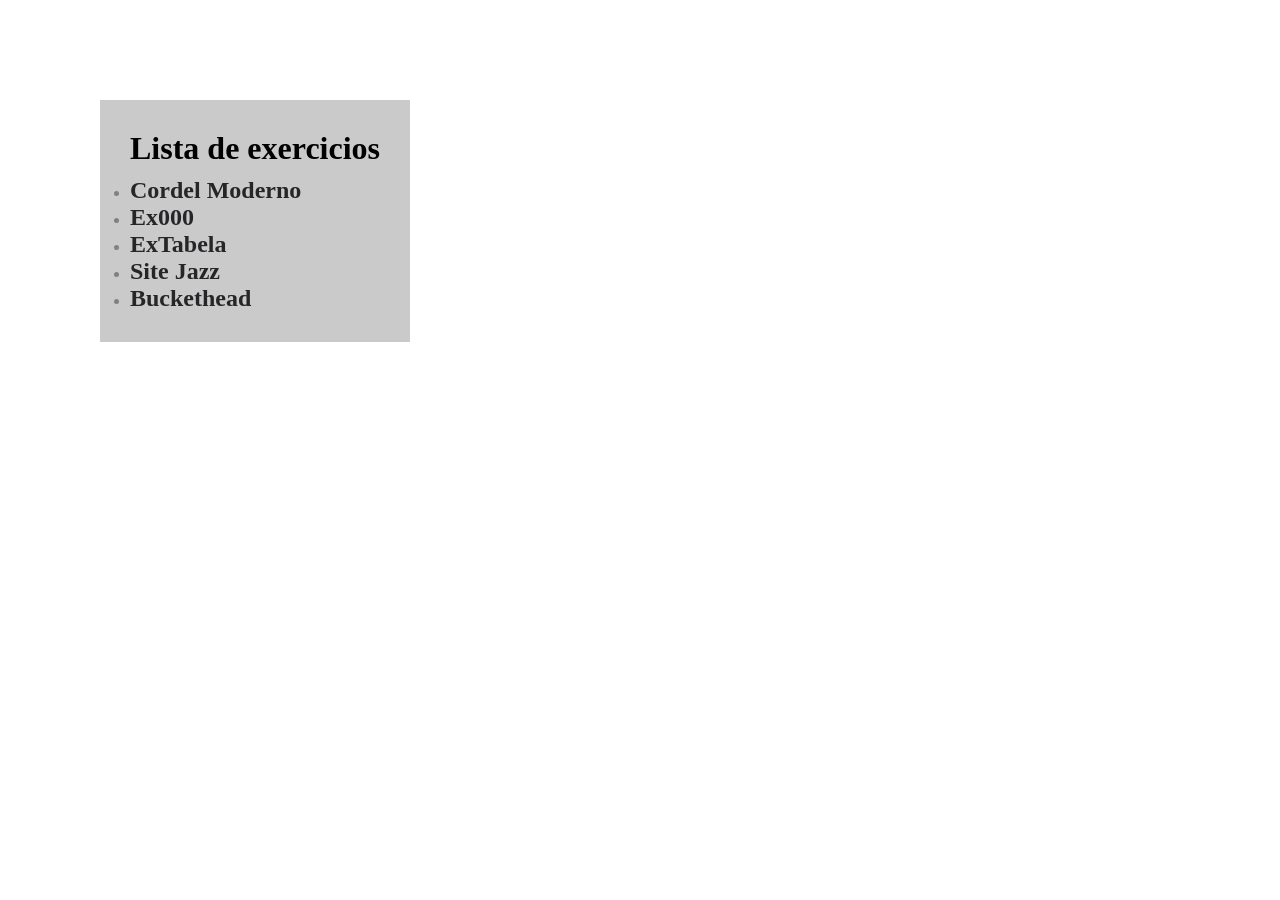
<file: index.html>
<!DOCTYPE html>
<html lang="pt-br">
<head>
    <meta charset="UTF-8">
    <meta name="viewport" content="width=device-width, initial-scale=1.0">
    <title>Lista de exercicios</title>
    <style>
        *{
            margin: 0;
            padding: 0;
            text-decoration: none;
        }
        main {
            padding: 30px;
            margin: 100px;
            background-color: rgb(202, 202, 202);
            width: fit-content;
        }
        main ul {
            color: rgb(129, 129, 129);
        }
        main a {
            color: rgb(38, 38, 41);
        }
        main a:hover {
            color: rgb(255, 251, 0);
            text-decoration: underline;
        }
        h1 {
            margin-bottom: 10px;
        }
    </style>
</head>
<body>
    <main>
        <h1>Lista de exercicios</h1>
        <ul>
            <li>
                <a href="./Ex/Cordel Moderno/Index.html">
                    <h2>Cordel Moderno</h2>
                </a>
            </li>
            <li>
                <a href="./Ex/Ex000/Index.html">
                    <h2>Ex000</h2>
                </a>
            </li>
            <li>
                <a href="./Ex/ExTabela/Index.html">
                    <h2>ExTabela</h2>
                </a>
            </li>
            <li>
                <a href="./Ex/Site Jazz/index.html">
                    <h2>Site Jazz</h2>
                </a>
            </li>
            <li>
                <a href="./Ex/Buckethead/index.html">
                    <h2>Buckethead</h2>
                </a>
            </li>
        </ul>
    </main>
    
</body>
</html>
</file>
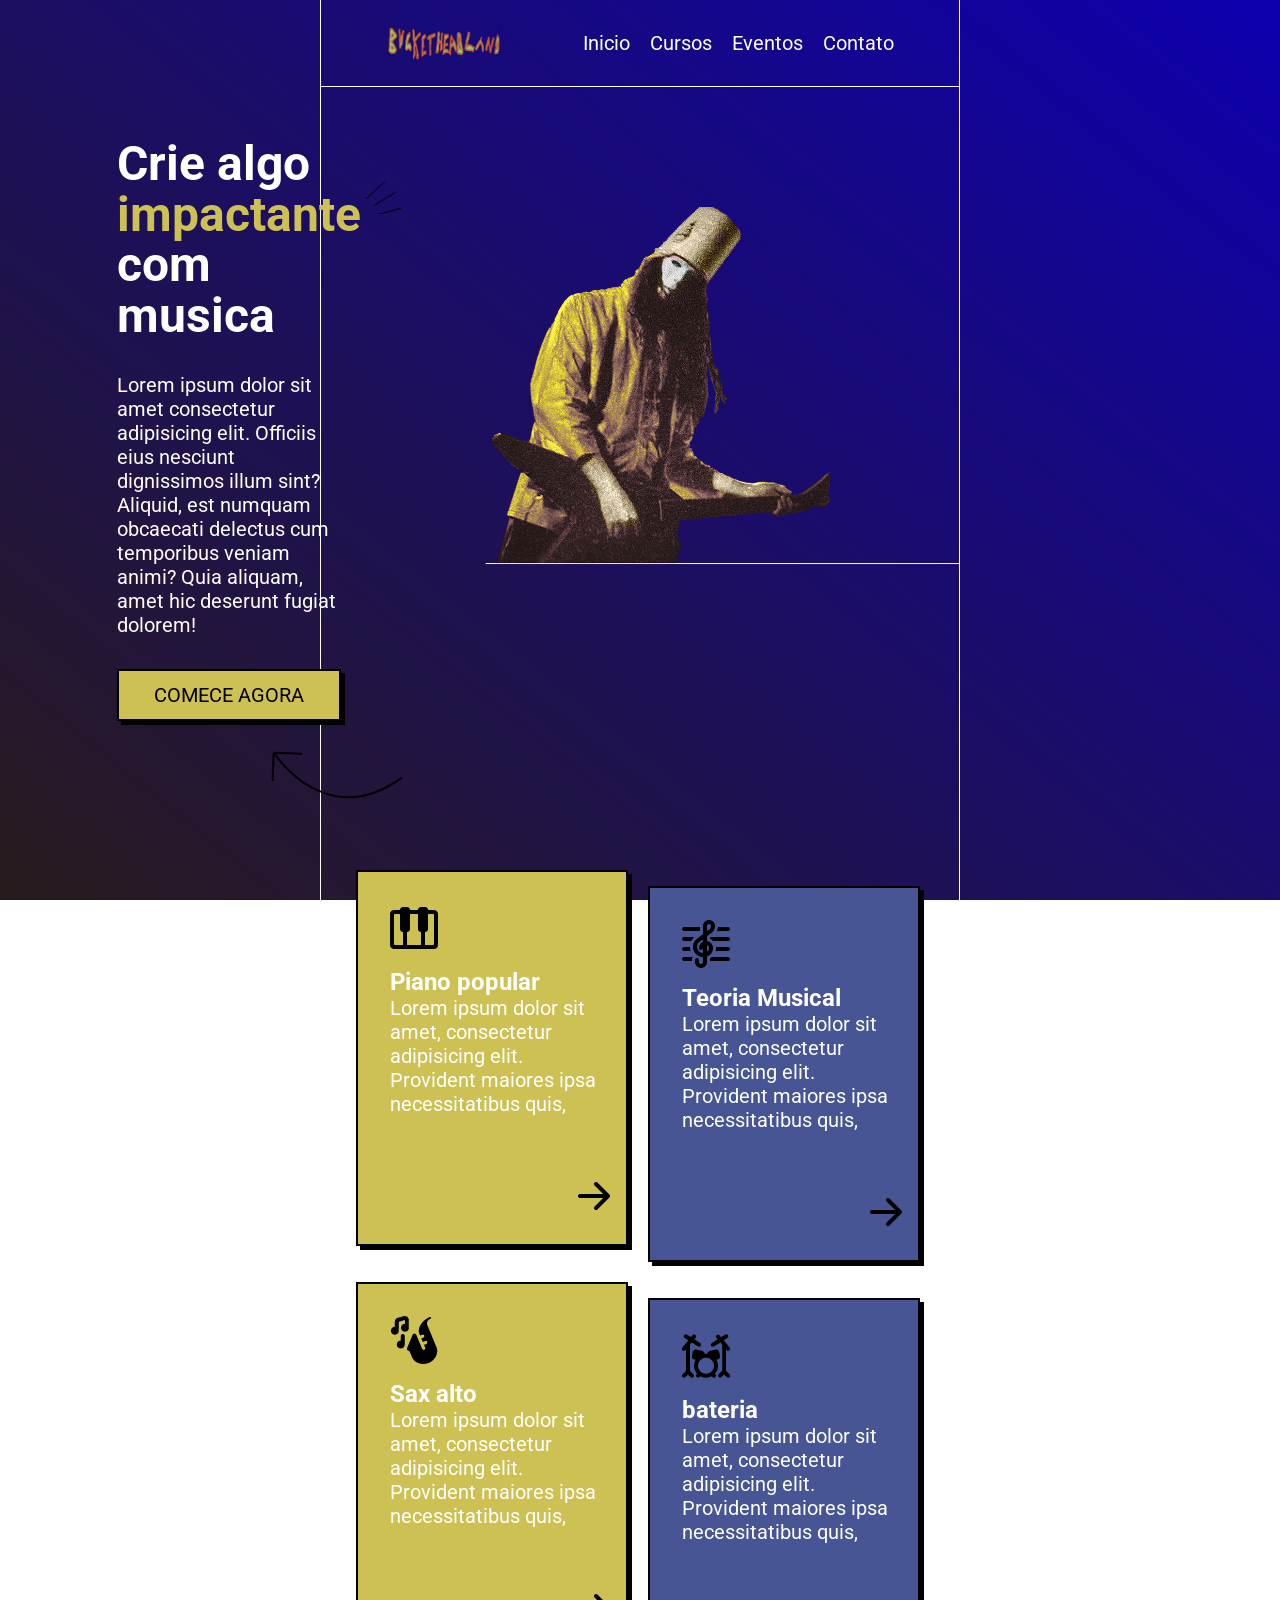
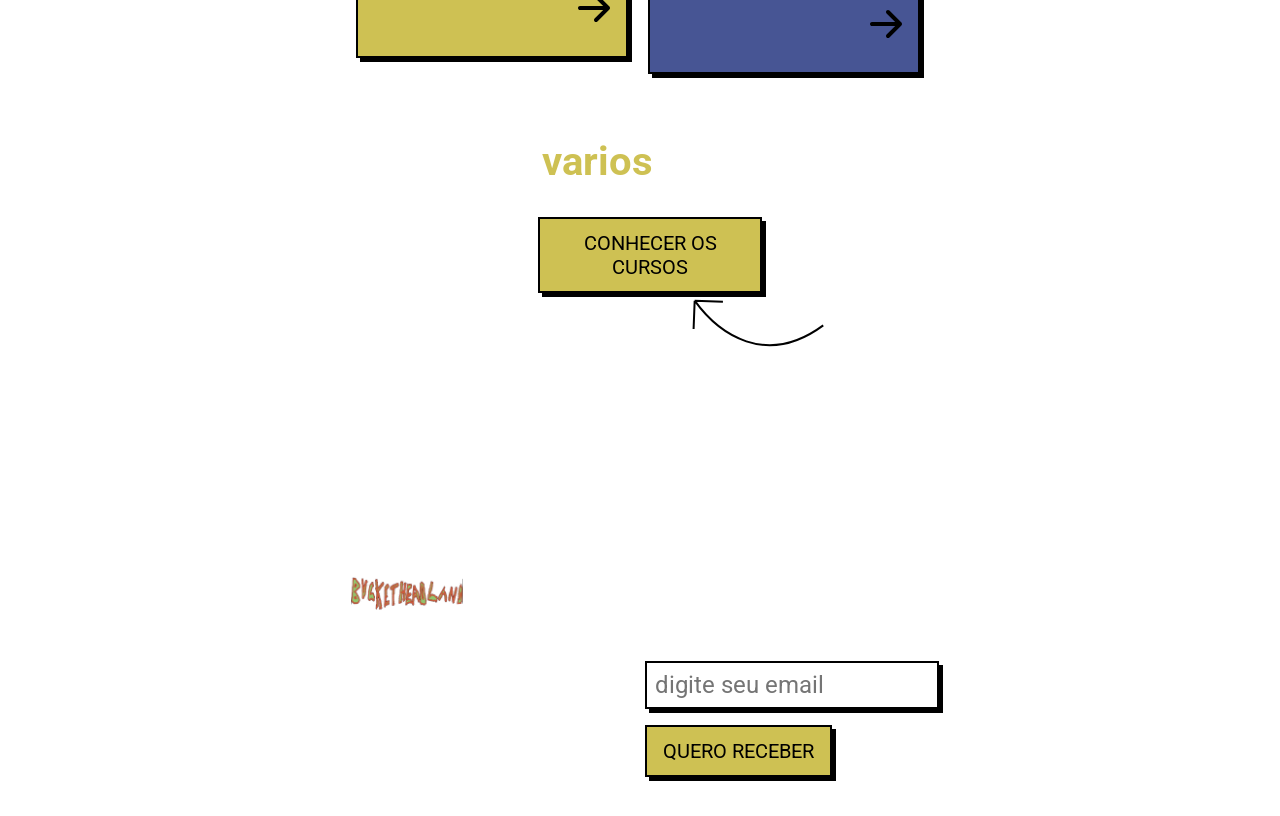
<file: Ex/Buckethead/index.html>
<!DOCTYPE html>
<html lang="pt-br">
<head>
    <meta charset="UTF-8">
    <meta name="viewport" content="width=device-width, initial-scale=1.0">
    <title>Tom's Jazz</title>

    <link rel="preconnect" href="https://fonts.googleapis.com">
    <link rel="preconnect" href="https://fonts.gstatic.com" crossorigin>
    <link href="https://fonts.googleapis.com/css2?family=Roboto:ital,wght@0,100;0,300;0,400;0,500;0,700;0,900;1,100;1,300;1,400;1,500;1,700;1,900&display=swap" rel="stylesheet">
    <link rel="stylesheet" href="./Styles/Styles.css">
</head>
<body>
    <header>
        <div class="container">
            <img src="Img/logoWhite.svg" alt="Logo Tom's Jazz school" class="logo">
            <nav>
                <a href="#">Inicio</a>
                <a href="#">Cursos</a>
                <a href="#">Eventos</a>
                <a href="#">Contato</a>
            </nav>
            <a href="#" class="button mt-1 mx-auto mb-1">Se Inscreva</a>
        </div>
    </header>
    <main>
        <section class="hero-section">
                <div class="container row-reverse">
                <div class="container row-reverse">
                    <img src="./Img/hero-img.svg" alt="Buckethead" class="Bucketheadprincipal">
                    <div class="container">
                        <div>
                            <h1 class="mt-2">Crie algo <span class="text-primary decoration">impactante</span> com musica</h1>
                            <p class="mt-2 mb-2">
                                Lorem ipsum dolor sit amet consectetur adipisicing elit. Officiis eius nesciunt dignissimos illum sint? Aliquid, est numquam obcaecati delectus cum temporibus veniam animi? Quia aliquam, amet hic deserunt fugiat dolorem!
                            </p>
                            <a href="#" class="button">Comece agora</a>
                        </div>
                    </div>
                </div>
            </section>
        </div>
        <section class="hero-section">
            <div class="cards">
                <article class="card">
                    <img src="Img/piano.png" alt="Icone de tecla de piano">
                    <strong>Piano popular</strong>
                    <p>Lorem ipsum dolor sit amet, consectetur adipisicing elit. Provident maiores ipsa necessitatibus quis,</p>
                    <a href="#"> <img src="./Img/arrow-right.svg" alt="Seta para direita SVG ir para página do curso"></a>
                </article>
                <article class="card">
                    <img src="Img/clef.png" alt="Icone clave de sol">
                    <strong>Teoria Musical</strong>
                    <p>Lorem ipsum dolor sit amet, consectetur adipisicing elit. Provident maiores ipsa necessitatibus quis,</p>
                    <a href="#"> <img src="./Img/arrow-right.svg" alt="Seta para direita SVG ir para página do curso"></a>
                </article>
                <article class="card">
                    <img src="Img/sax.png" alt="Icone de saxofone">
                    <strong>Sax alto</strong>
                    <p>Lorem ipsum dolor sit amet, consectetur adipisicing elit. Provident maiores ipsa necessitatibus quis,</p>
                    <a href="#"> <img src="./Img/arrow-right.svg" alt="Seta para direita SVG ir para página do curso"></a>
                </article>
                <article class="card">
                    <img src="Img/drums.png" alt="Icone bateria">
                    <strong>bateria</strong>
                    <p>Lorem ipsum dolor sit amet, consectetur adipisicing elit. Provident maiores ipsa necessitatibus quis,</p>
                    <a href="#"> <img src="./Img/arrow-right.svg" alt="Seta para direita SVG ir para página do curso"></a>
                </article>
            </div>

            <h2 class="text-center">E <span class="text-primary">varios</span> outros!</h2>
            <a href="#" class="button mt-2 mx-auto">Conhecer os cursos</a>
        </section>
    </main>
    <footer>
        <div class="container">
            <div class="about-colum">
                <img src="./Img/logoWhite.svg" alt="Logo toms jazz school" class="mb-1 mt-1 logo">
                <p class="mb-1">Lorem ipsum dolor sit amet consectetur adipisicing elit. Tenetur voluptate doloremque non debitis ex?</p>
            </div>
            <nav>
                <a href="#">Inicio</a>
                <a href="#">Cursos</a>
                <a href="#">Eventos</a>
                <a href="#">Contato</a>
            </nav>
            <form class="newsletterform">
                <label for="email" class="mb-1">Receba materia gratuitos no seu email</label>
                <input type="text" name="email" id="email" placeholder="digite seu email" class="mb-1">
                <a href="#" class="button mx-auto">Quero receber</a>
            </form>
        </div>
    </footer>
</body>
</html>
</file>
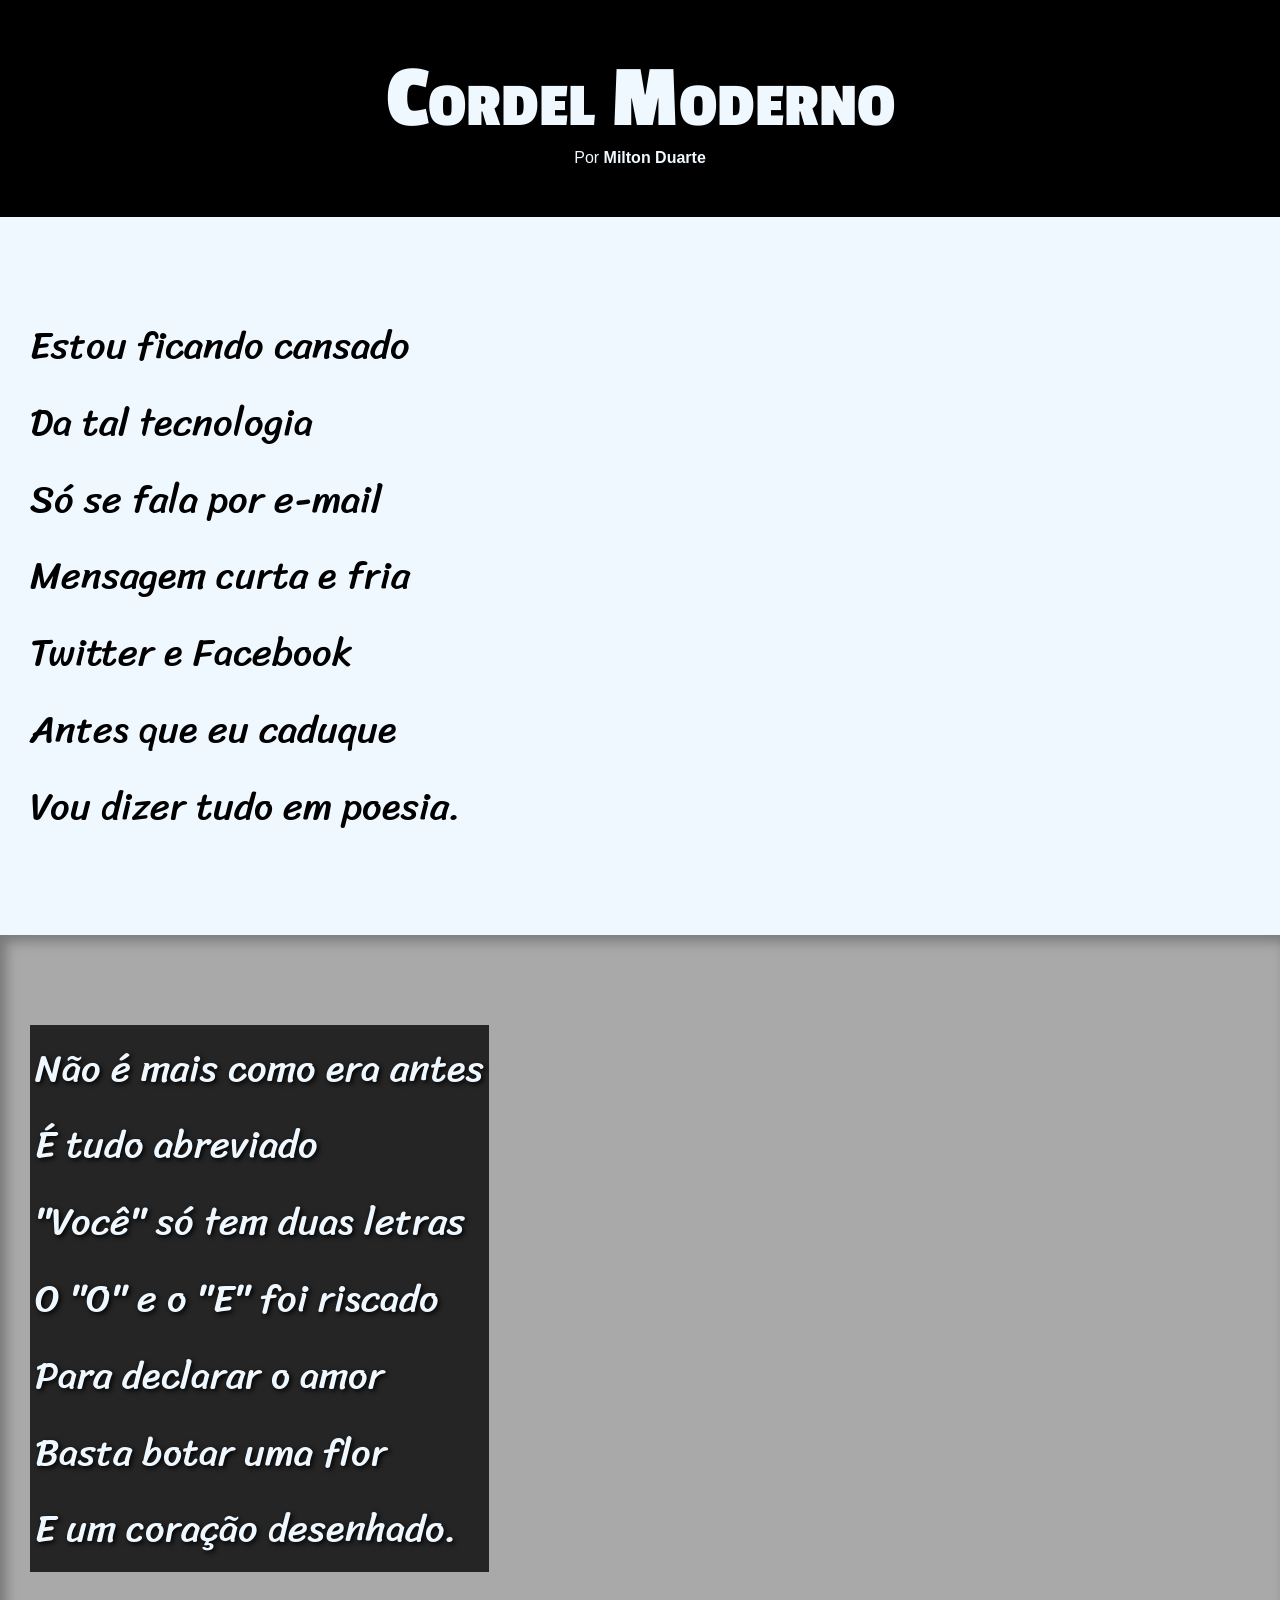
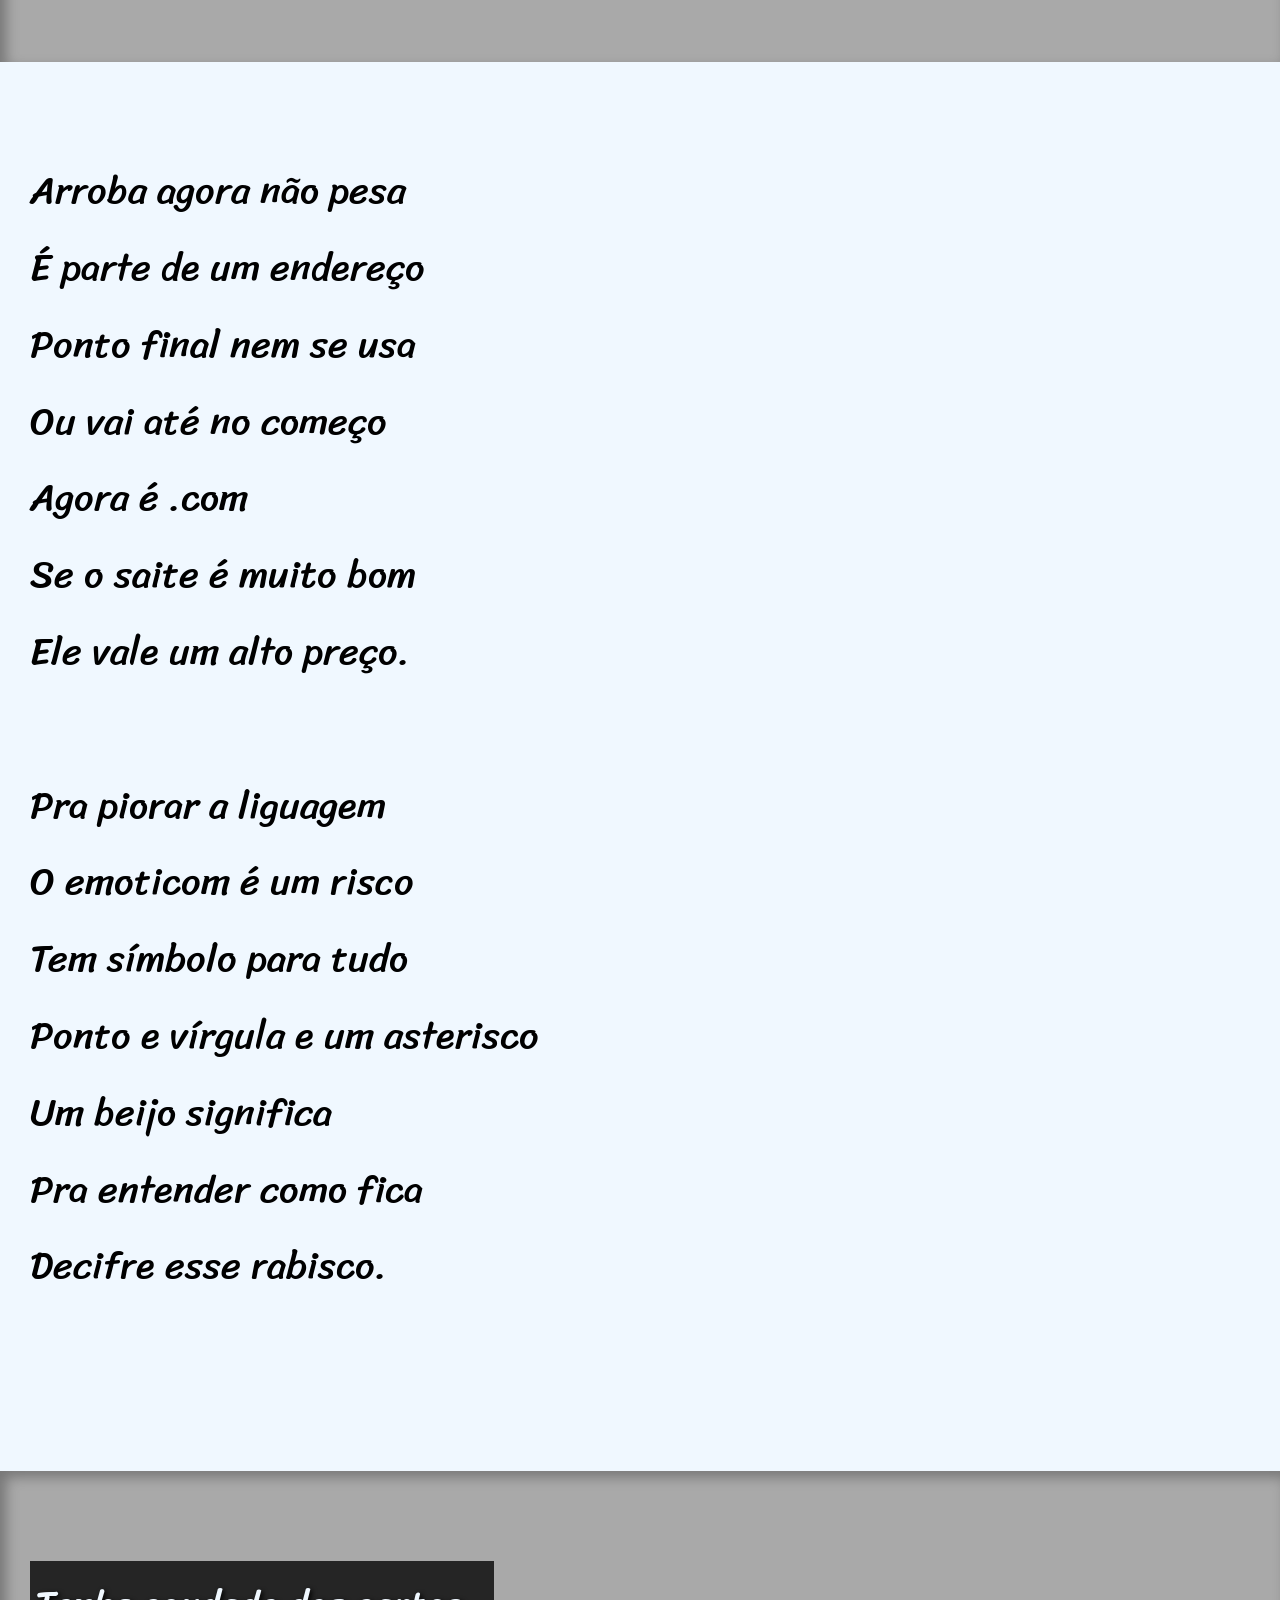
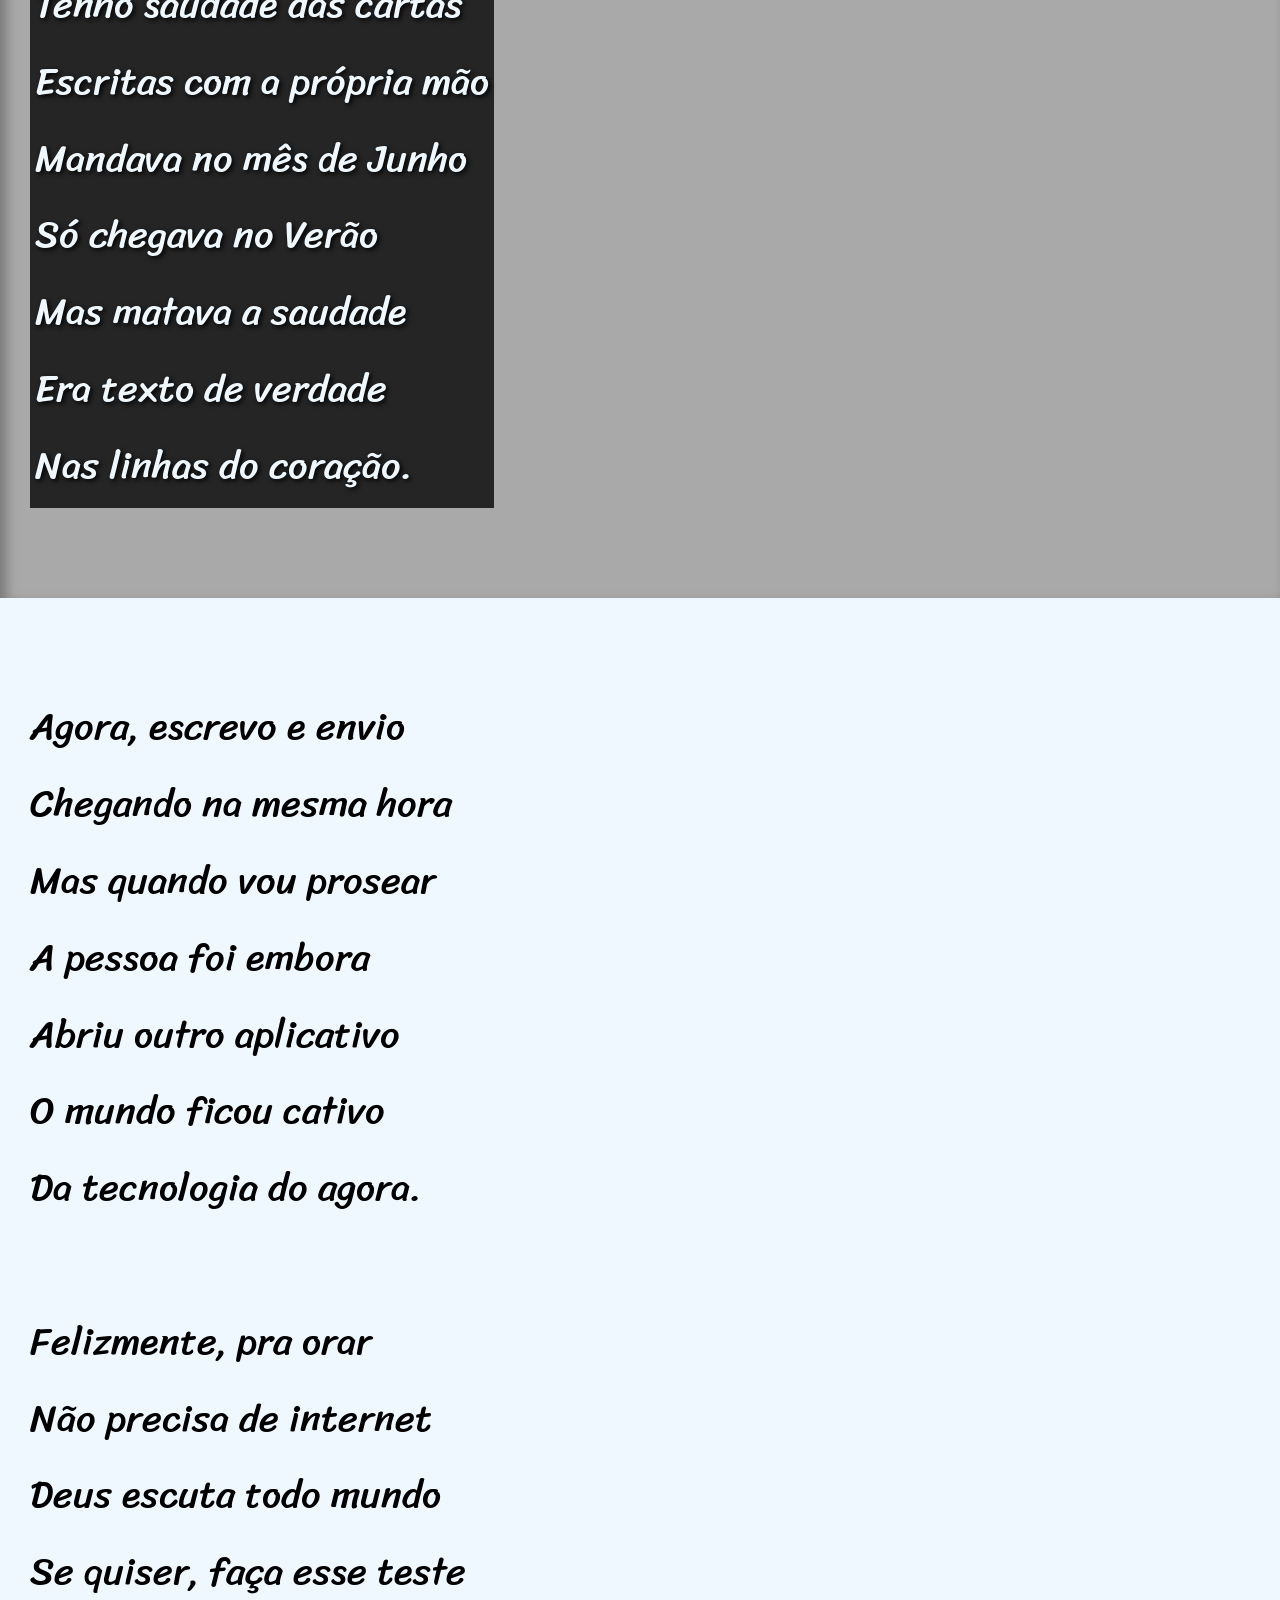
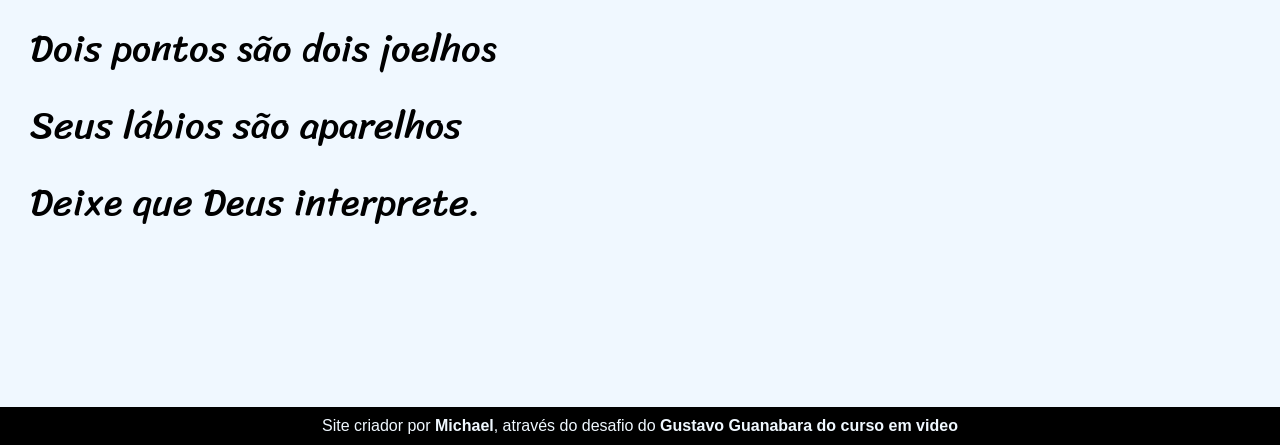
<file: Ex/Cordel Moderno/Index.html>
<!DOCTYPE html>
<html lang="pt-br">
<head>
    <meta charset="UTF-8">
    <meta name="viewport" content="width=device-width, initial-scale=1.0">
    <title>Cordel moderno</title>
    <link rel="shortcut icon" href="favicon.ico" type="image/x-icon">
    <link rel="stylesheet" href="./Styles/style.css">
    <style>
        @import url('https://fonts.googleapis.com/css2?family=Passion+One&display=swap');
      </style>
</head>
<body>
    <header>
        <h1>Cordel Moderno</h1>
            <p>Por 
                <a href="https://www.recantodasletras.com.br/poesias/3186743" target="_blank">Milton Duarte
                </a>
            </p>
    </header>

    <section class="normal">
        Estou ficando cansado <br>
        Da tal tecnologia <br>
        Só se fala por e-mail <br>
        Mensagem curta e fria <br>
        Twitter e Facebook <br>
        Antes que eu caduque <br>
        Vou dizer tudo em poesia.
    </section>

    <section class="imagem" id="img01">
        <p>
            Não é mais como era antes <br>
            É tudo abreviado <br>
            "Você" só tem duas letras <br>
            O "O" e o "E" foi riscado <br>
            Para declarar o amor <br>
            Basta botar uma flor <br>
            E um coração desenhado.
        </p>
    </section>

    <section class="normal">
        <p>
            Arroba agora não pesa <br>
            É parte de um endereço <br>
            Ponto final nem se usa <br>
            Ou vai até no começo <br>
            Agora é .com <br>
            Se o saite é muito bom <br>
            Ele vale um alto preço.
        </p>

        <p>
            Pra piorar a liguagem <br>
            O emoticom é um risco <br>
            Tem símbolo para tudo <br>
            Ponto e vírgula e um asterisco <br>
            Um beijo significa <br>
            Pra entender como fica <br>
            Decifre esse rabisco.
        </p>
    </section>

    <section class="imagem" id="img02">
        <p>
            Tenho saudade das cartas <br>
            Escritas com a própria mão <br>
            Mandava no mês de Junho <br>
            Só chegava no Verão <br>
            Mas matava a saudade <br>
            Era texto de verdade <br>
            Nas linhas do coração.
        </p>
    </section>

    <section class="normal">
        <p>
            Agora, escrevo e envio <br>
            Chegando na mesma hora <br>
            Mas quando vou prosear <br>
            A pessoa foi embora <br>
            Abriu outro aplicativo <br>
            O mundo ficou cativo <br>
            Da tecnologia do agora. <br>
        </p>

        <p>
            Felizmente, pra orar <br>
            Não precisa de internet <br>
            Deus escuta todo mundo <br>
            Se quiser, faça esse teste <br>
            Dois pontos são dois joelhos <br>
            Seus lábios são aparelhos <br>
            Deixe que Deus interprete.
        </p>
    </section>

    <footer>
        <p>Site criador por <a href="https://github.com/DrakoMichael" target="_blank">Michael</a>, através do desafio do <a href="https://github.com/gustavoguanabara" target="_blank">Gustavo Guanabara do curso em video</a></p>
    </footer>
</body>
</html>
</file>
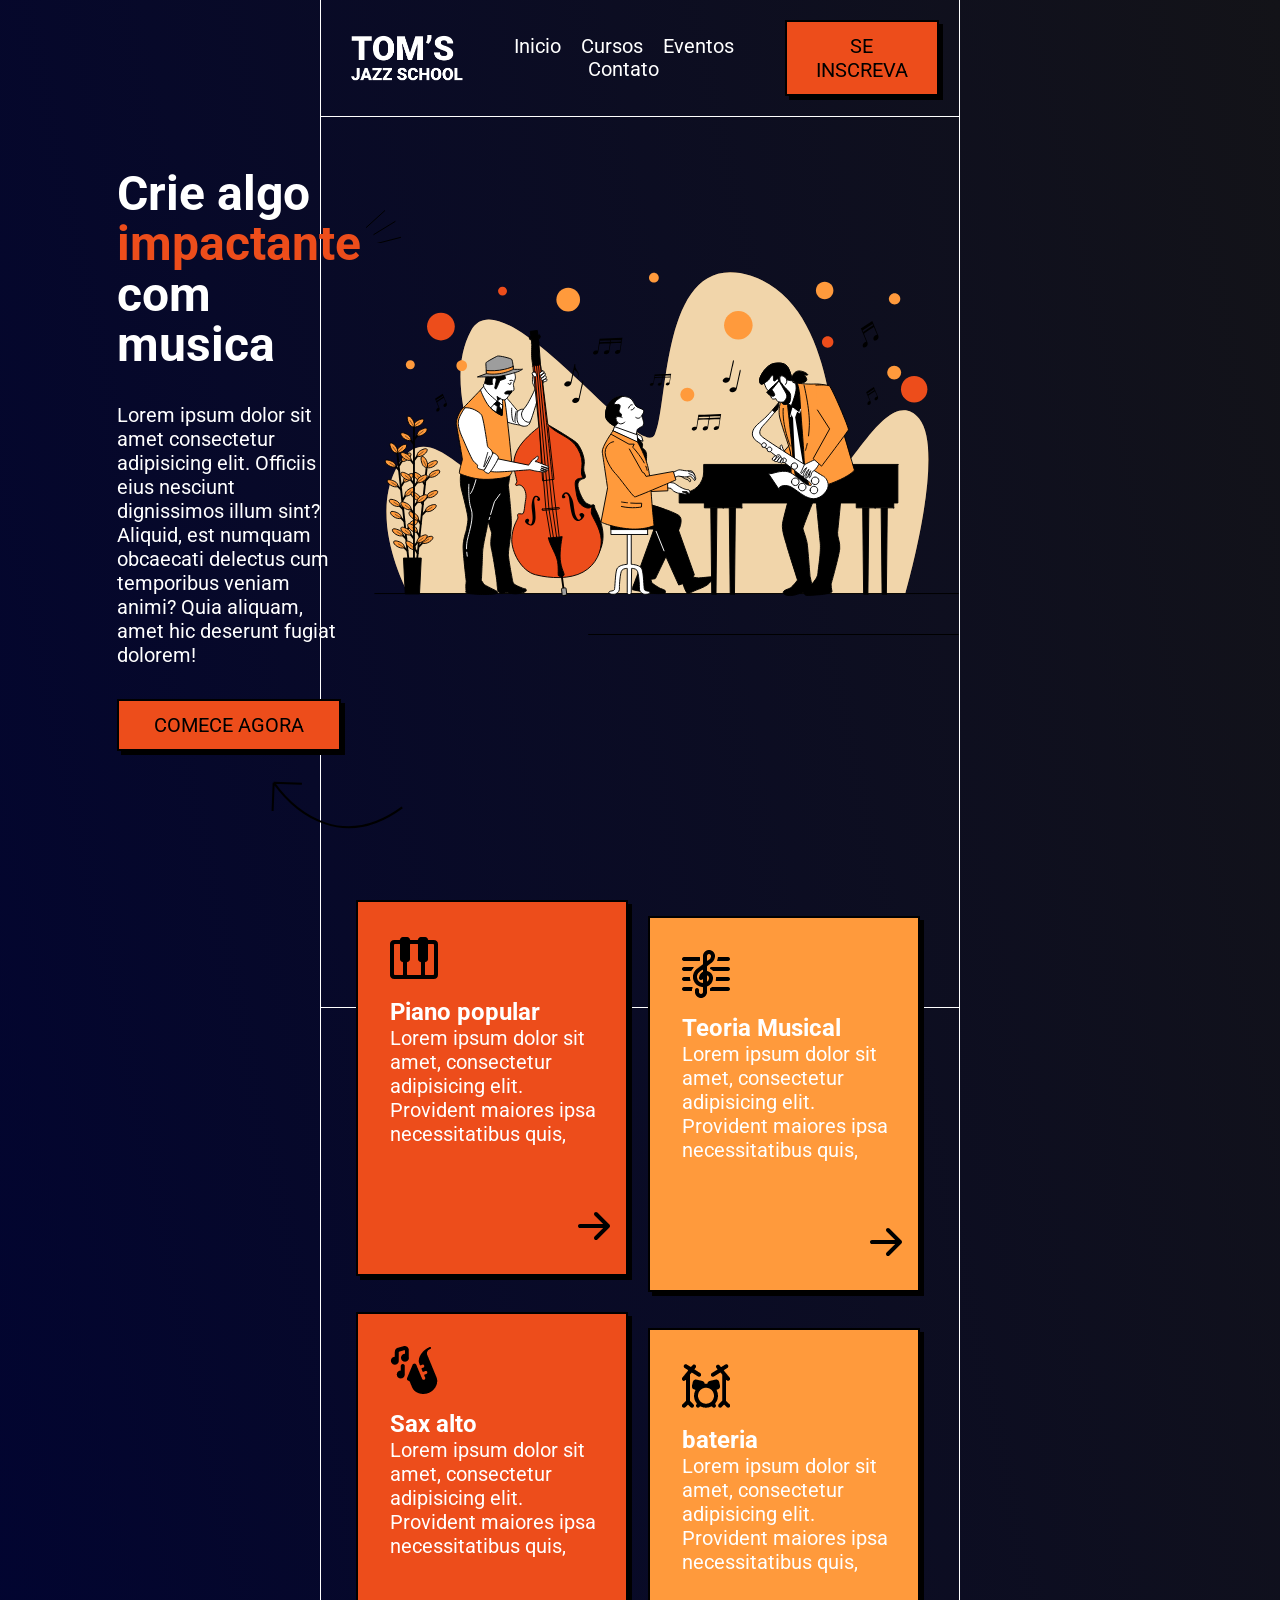
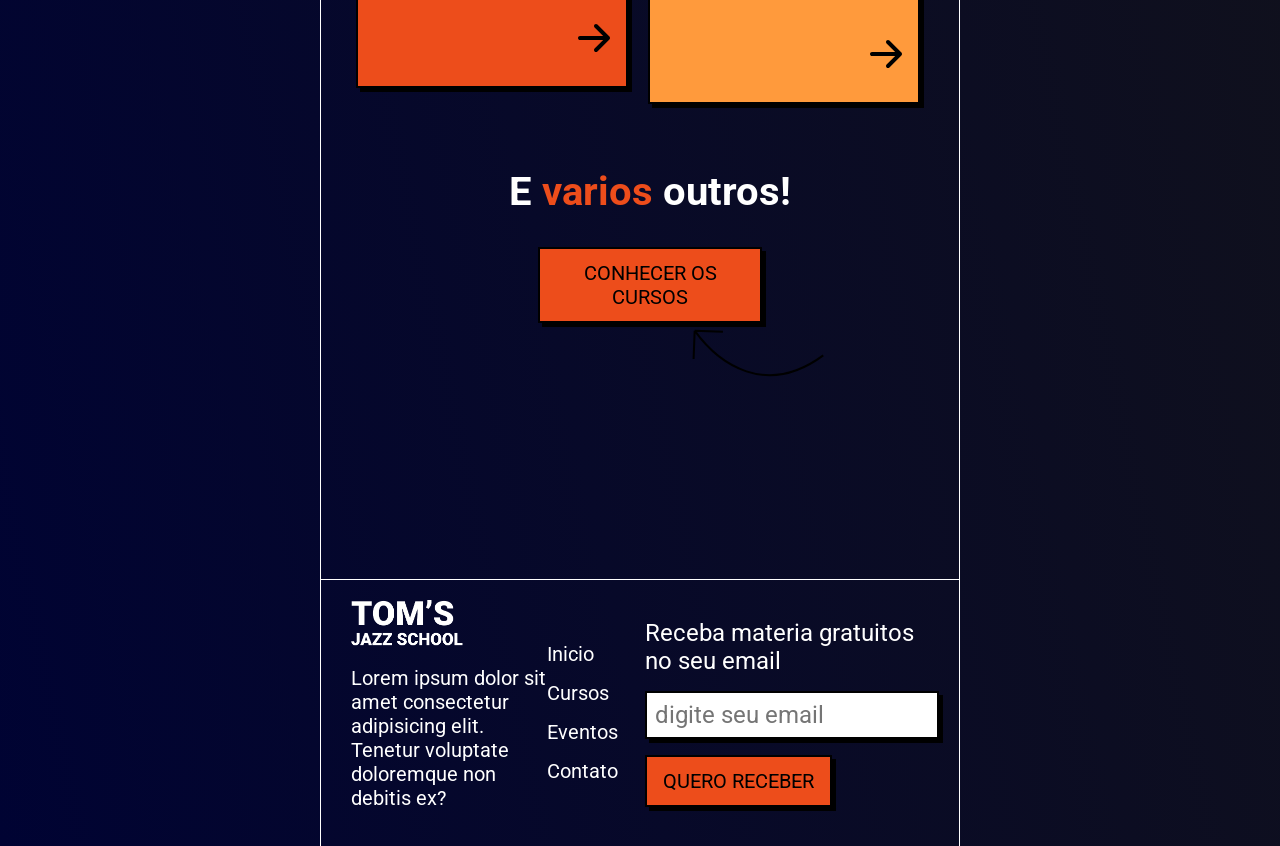
<file: Ex/Site Jazz - Copia/index.html>
<!DOCTYPE html>
<html lang="pt-br">
<head>
    <meta charset="UTF-8">
    <meta name="viewport" content="width=device-width, initial-scale=1.0">
    <title>Tom's Jazz</title>

    <link rel="preconnect" href="https://fonts.googleapis.com">
    <link rel="preconnect" href="https://fonts.gstatic.com" crossorigin>
    <link href="https://fonts.googleapis.com/css2?family=Roboto:ital,wght@0,100;0,300;0,400;0,500;0,700;0,900;1,100;1,300;1,400;1,500;1,700;1,900&display=swap" rel="stylesheet">
    <link rel="stylesheet" href="./Styles/Styles.css">
</head>
<body>
    <header>
        <div class="container">
            <img src="Img/logoWhite.svg" alt="Logo Tom's Jazz school" class="logo">
            <nav>
                <a href="#">Inicio</a>
                <a href="#">Cursos</a>
                <a href="#">Eventos</a>
                <a href="#">Contato</a>
            </nav>
            <a href="#" class="button mt-1 mx-auto mb-1">Se Inscreva</a>
        </div>
    </header>
    <main>
        <section class="hero-section">
                <div class="container row-reverse">
                <div class="container row-reverse">
                    <img src="./Img/hero-img.svg" alt="Banda de jazz tocando SVG">
                    <div class="container">
                        <div>
                            <h1 class="mt-2">Crie algo <span class="text-primary decoration">impactante</span> com musica</h1>
                            <p class="mt-2 mb-2">
                                Lorem ipsum dolor sit amet consectetur adipisicing elit. Officiis eius nesciunt dignissimos illum sint? Aliquid, est numquam obcaecati delectus cum temporibus veniam animi? Quia aliquam, amet hic deserunt fugiat dolorem!
                            </p>
                            <a href="#" class="button">Comece agora</a>
                        </div>
                    </div>
                </div>
            </section>
        </div>
        <section class="hero-section">
            <div class="cards">
                <article class="card">
                    <img src="Img/piano.png" alt="Icone de tecla de piano">
                    <strong>Piano popular</strong>
                    <p>Lorem ipsum dolor sit amet, consectetur adipisicing elit. Provident maiores ipsa necessitatibus quis,</p>
                    <a href="#"> <img src="./Img/arrow-right.svg" alt="Seta para direita SVG ir para página do curso"></a>
                </article>
                <article class="card">
                    <img src="Img/clef.png" alt="Icone clave de sol">
                    <strong>Teoria Musical</strong>
                    <p>Lorem ipsum dolor sit amet, consectetur adipisicing elit. Provident maiores ipsa necessitatibus quis,</p>
                    <a href="#"> <img src="./Img/arrow-right.svg" alt="Seta para direita SVG ir para página do curso"></a>
                </article>
                <article class="card">
                    <img src="Img/sax.png" alt="Icone de saxofone">
                    <strong>Sax alto</strong>
                    <p>Lorem ipsum dolor sit amet, consectetur adipisicing elit. Provident maiores ipsa necessitatibus quis,</p>
                    <a href="#"> <img src="./Img/arrow-right.svg" alt="Seta para direita SVG ir para página do curso"></a>
                </article>
                <article class="card">
                    <img src="Img/drums.png" alt="Icone bateria">
                    <strong>bateria</strong>
                    <p>Lorem ipsum dolor sit amet, consectetur adipisicing elit. Provident maiores ipsa necessitatibus quis,</p>
                    <a href="#"> <img src="./Img/arrow-right.svg" alt="Seta para direita SVG ir para página do curso"></a>
                </article>
            </div>

            <h2 class="text-center">E <span class="text-primary">varios</span> outros!</h2>
            <a href="#" class="button mt-2 mx-auto">Conhecer os cursos</a>
        </section>
    </main>
    <footer>
        <div class="container">
            <div class="about-colum">
                <img src="./Img/logoWhite.svg" alt="Logo toms jazz school" class="mb-1 mt-1 logo">
                <p class="mb-1">Lorem ipsum dolor sit amet consectetur adipisicing elit. Tenetur voluptate doloremque non debitis ex?</p>
            </div>
            <nav>
                <a href="#">Inicio</a>
                <a href="#">Cursos</a>
                <a href="#">Eventos</a>
                <a href="#">Contato</a>
            </nav>
            <form class="newsletterform">
                <label for="email" class="mb-1">Receba materia gratuitos no seu email</label>
                <input type="text" name="email" id="email" placeholder="digite seu email" class="mb-1">
                <a href="#" class="button mx-auto">Quero receber</a>
            </form>
        </div>
    </footer>
</body>
</html>
</file>
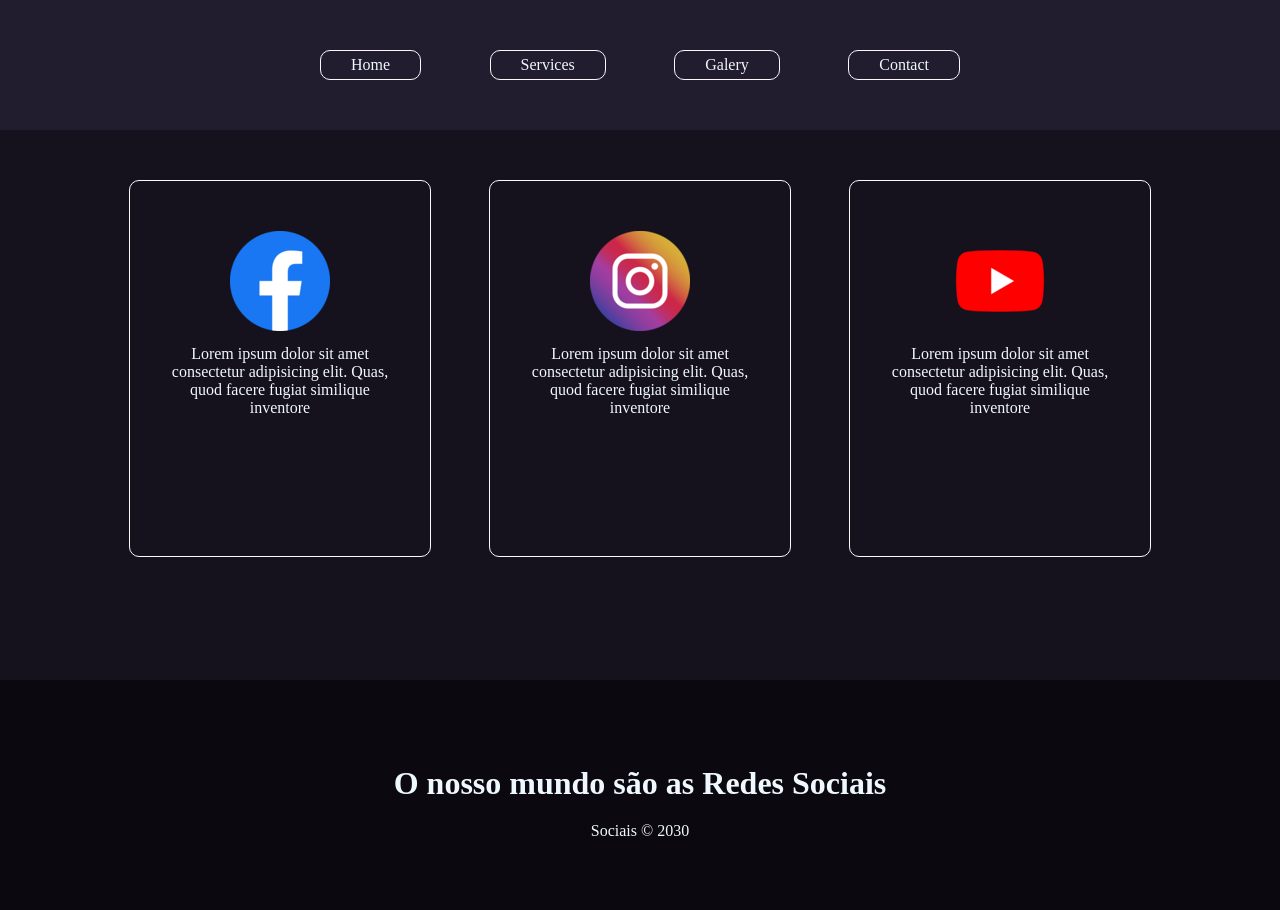
<file: Ex/Exercícios/001/index.html>
<!DOCTYPE html>
<html lang="pr-BR">

<head>
    <meta charset="UTF-8">
    <meta name="viewport" content="width=device-width, initial-scale=1.0">
    <title>Document</title>
    <link rel="stylesheet" href="./Styles/Style.css">
</head>

<body>
    <header>
        <ul>
            <a href="#"><li>Home</li></a>
            <a href="#"><li>Services</li></a>
            <a href="#"><li>Galery</li></a>
            <a href="#"><li>Contact</li></a>
        </ul>
    </header>
    <main>
        <div>
            <img src="imgs/Facebook.png" alt="">
            <p>Lorem ipsum dolor sit amet consectetur adipisicing elit. Quas, quod facere fugiat similique inventore </p>
        </div>
        <div>
            <img src="imgs/Instagram.png" alt="">
            <p>Lorem ipsum dolor sit amet consectetur adipisicing elit. Quas, quod facere fugiat similique inventore </p>
        </div>
        <div>
            <img src="imgs/Youtube.png" alt="">
            <p>Lorem ipsum dolor sit amet consectetur adipisicing elit. Quas, quod facere fugiat similique inventore </p>
        </div>
    </main>
    <footer>
        <div>
            <h1>O nosso mundo são as Redes Sociais</h1>
            <p>Sociais  &#169; 2030</p>
        </div>
    </footer>
</body>

</html>
</file>
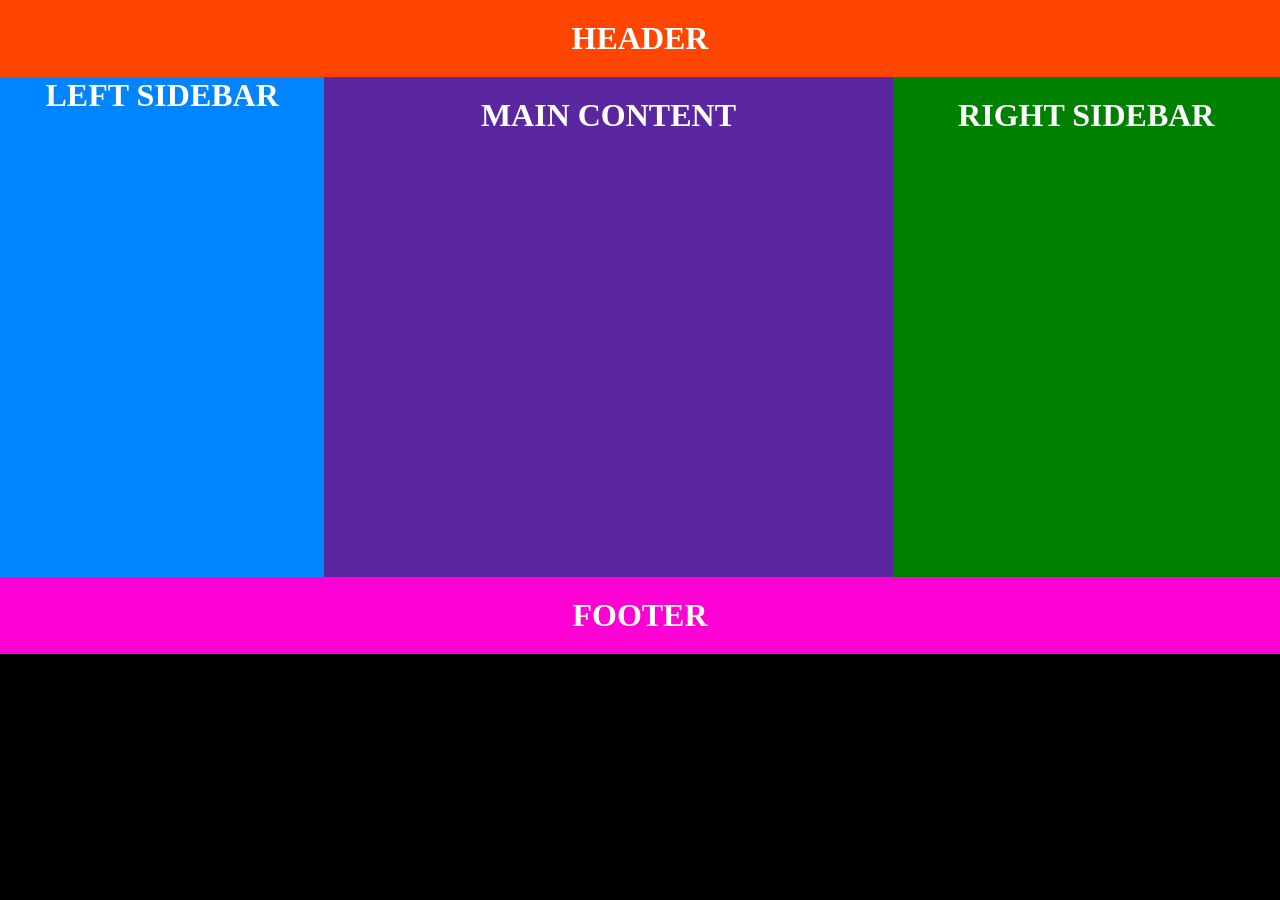
<file: Ex/Exercícios/002/index.html>
<!DOCTYPE html>
<html lang="en">

<head>
    <meta charset="UTF-8">
    <meta name="viewport" content="width=device-width, initial-scale=1.0">
    <title>Document</title>
    <link rel="stylesheet" href="style.css">
</head>

<body>
    <header>
        <h1>HEADER</h1>
    </header>
    <main>
        <div class="left-sidebar">
            <h1>LEFT SIDEBAR</h1>
        </div>
        <div class="main-content">
            <h1>MAIN CONTENT</h1>
        </div>
        <div class="right-sidebar">
            <h1>RIGHT SIDEBAR</h1>
        </div>
    </main>
    <footer>
        <h1>FOOTER</h1>
    </footer>
</body>

</html>
</file>
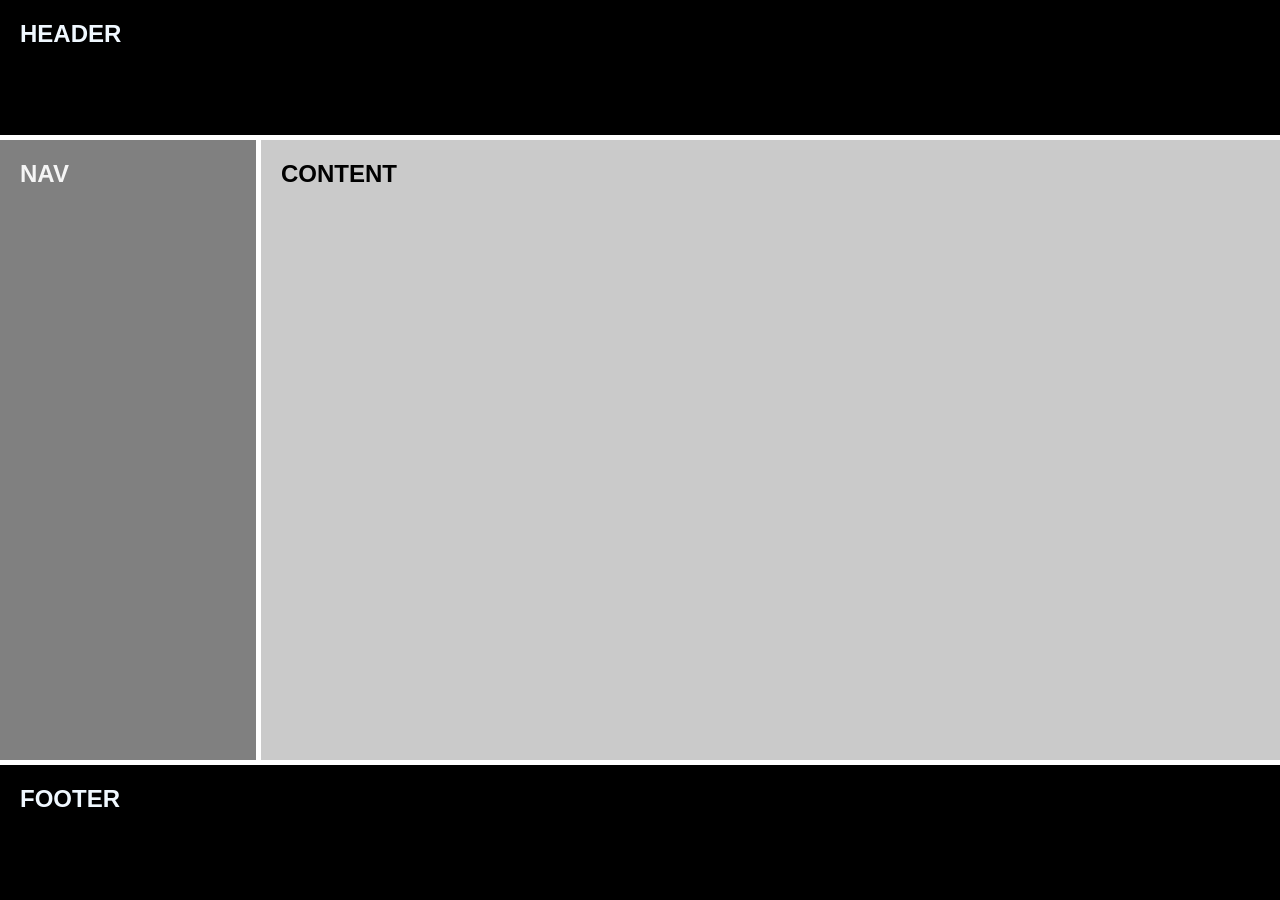
<file: Ex/Exercícios/003/index.html>
<!DOCTYPE html>
<html lang="pt-BR">
<head>
    <meta charset="UTF-8">
    <meta name="viewport" content="width=device-width, initial-scale=1.0">
    <title>003</title>
    <link rel="stylesheet" href="style.css">
</head>
<body>

    <div class="wrapper">
        <div class="container">
            <header>HEADER</header>
            <nav>NAV</nav>
            <article>CONTENT</article>
            <footer>FOOTER</footer>
        </div>
    </div>

</body>
</html>
</file>
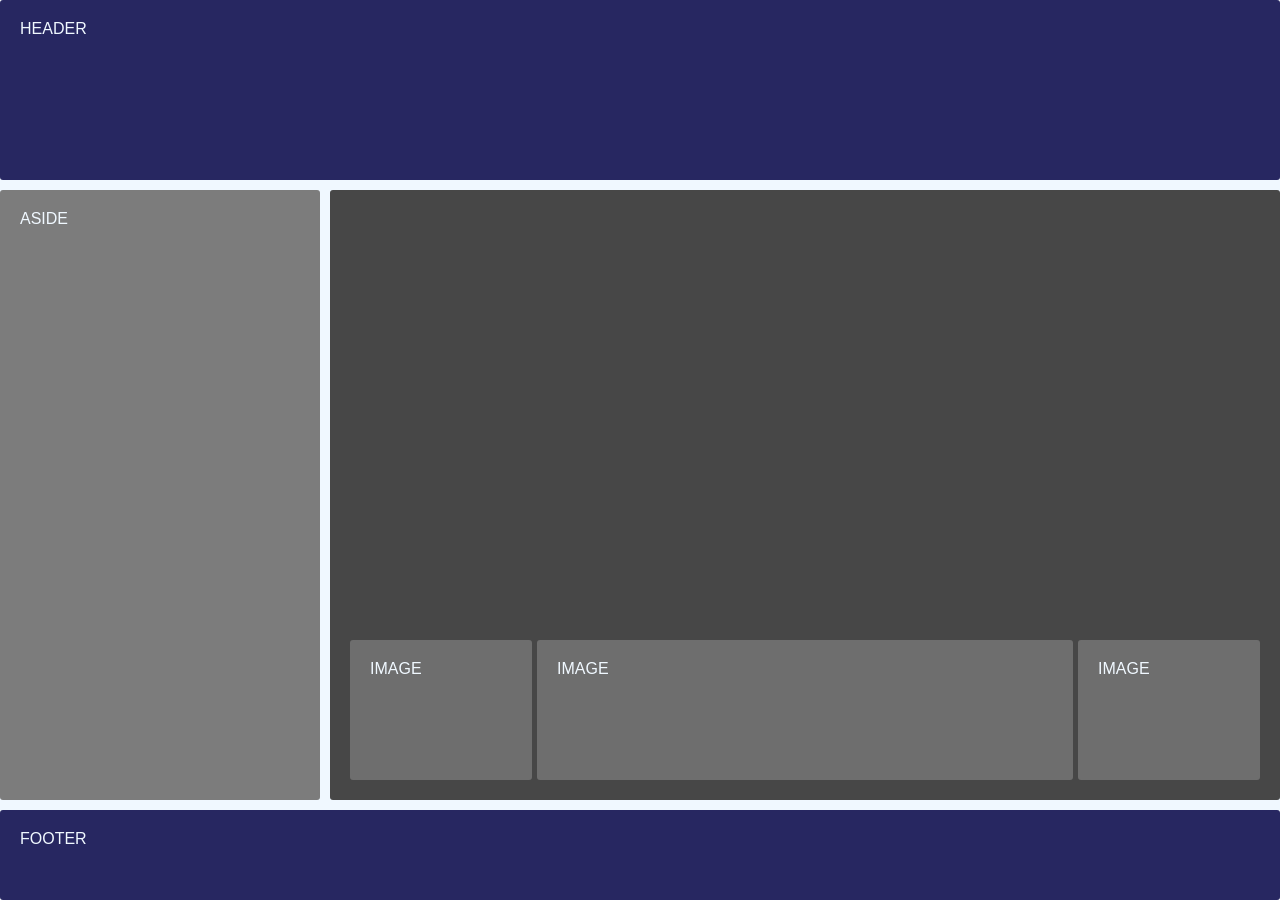
<file: Ex/Exercícios/004/index.html>
<!DOCTYPE html>
<html lang="pt-BR">
<head>
    <meta charset="UTF-8">
    <meta name="viewport" content="width=device-width, initial-scale=1.0">
    <title>Ex004</title>
    <link rel="stylesheet" href="style.css">
</head>
<body>
    <div class="wrapper">
        <div class="container">
            <header>HEADER</header>
            <aside>ASIDE</aside>
            <article>
                <div>IMAGE</div>
                <div>IMAGE</div>
                <div>IMAGE</div>
            </article>
            <footer>FOOTER</footer>
        </div>
    </div>
</body>
</html>
</file>
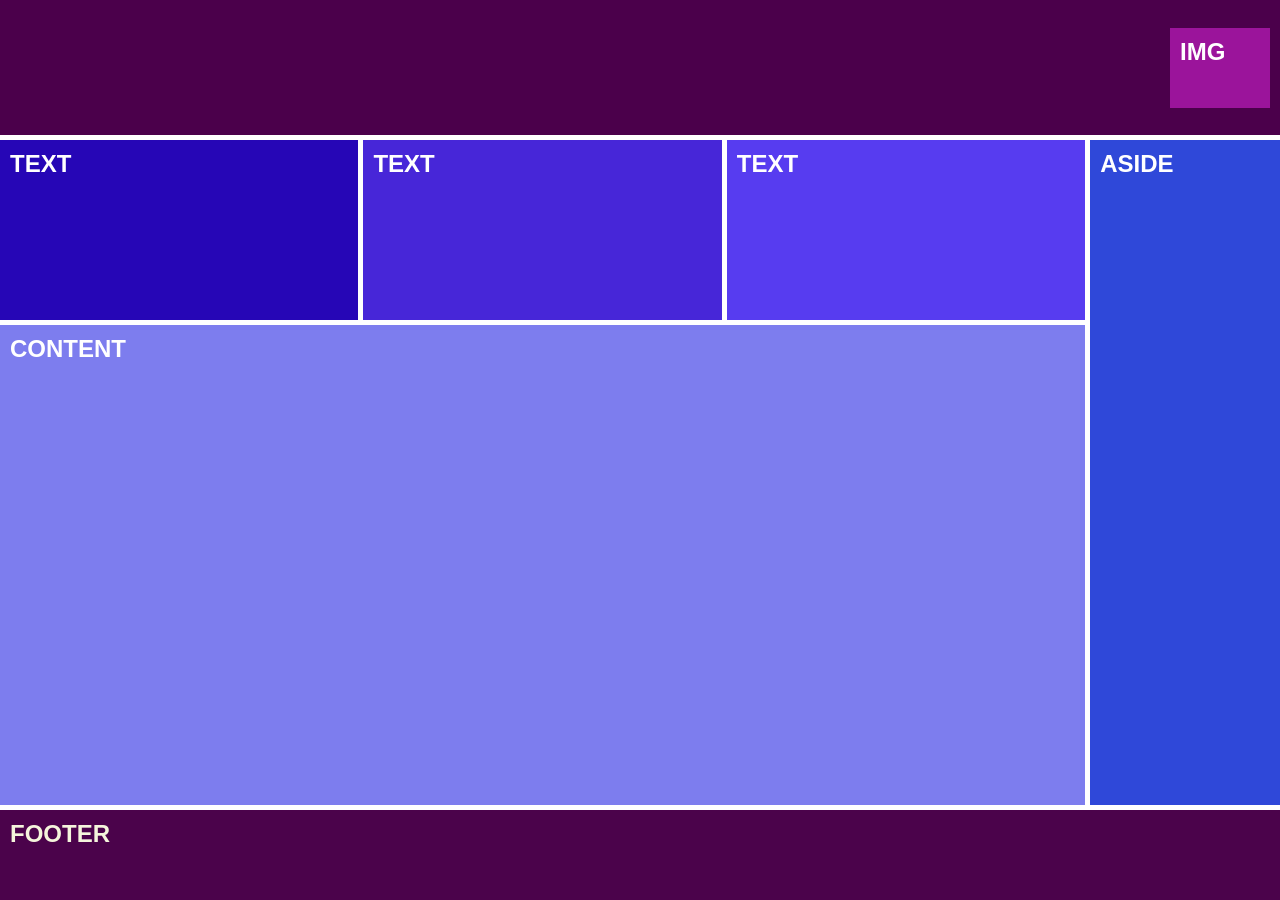
<file: Ex/Exercícios/005/index.html>
<!DOCTYPE html>
<html lang="pt-BR">
<head>
    <meta charset="UTF-8">
    <meta name="viewport" content="width=device-width, initial-scale=1.0">
    <title>Document</title>
    <link rel="stylesheet" href="style.css">

</head>
<body>
    
    <div class="wrapper">
        <div class="container">
            <header>
                <div>IMG</div>
            </header>
            <section>
                <div>TEXT</div>
                <div>TEXT</div>
                <div>TEXT</div>
            </section>
            <aside>ASIDE</aside>
            <article>CONTENT</article>
            <footer>FOOTER</footer>

        </div>
    </div>

</body>
</html>
</file>
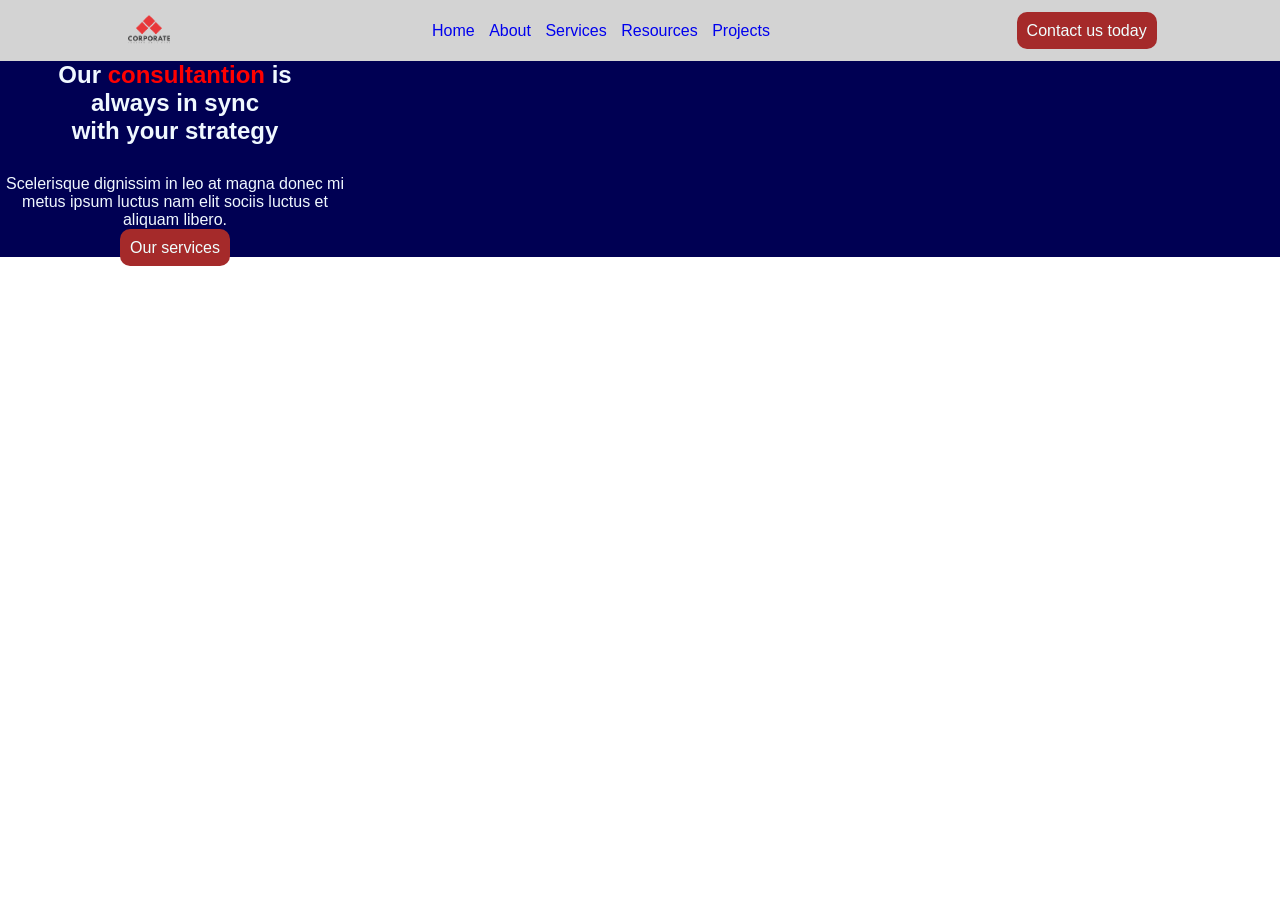
<file: Ex/LandingPages/002/index.html>
<!DOCTYPE html>
<html lang="pt-BR">
<head>
    <link rel="stylesheet" href="./styles/style.css">
    <meta charset="UTF-8">
    <meta name="viewport" content="width=device-width, initial-scale=1.0">
    <title>Corporate</title>
</head>
<body>
    <header>
        <div><a href="#"><img src="./imgs/logo.png" alt="logo" class="logo"></a>
        </div>
        <div id="linkcenter">
            <a href="#">Home</a>
            <a href="#">About</a>
            <a href="#">Services</a>
            <a href="#">Resources</a>
            <a href="#">Projects</a>
        </div>
        <div><a href="#" class="button">Contact us today</a>
        </div>
    </header>

    <main>
        <section id="mainsection">
            <div id="textmain">
                <h1>Our <span>consultantion</span> is <br>always in sync <br> with your strategy</h1>
                <p>Scelerisque dignissim in leo at magna donec mi metus ipsum luctus nam elit sociis luctus et aliquam libero.</p>
                <a href="#" class="button">Our services</a>
            </div>
        </section>

        <section>

        </section>

    </main>

</body>
</html>
</file>
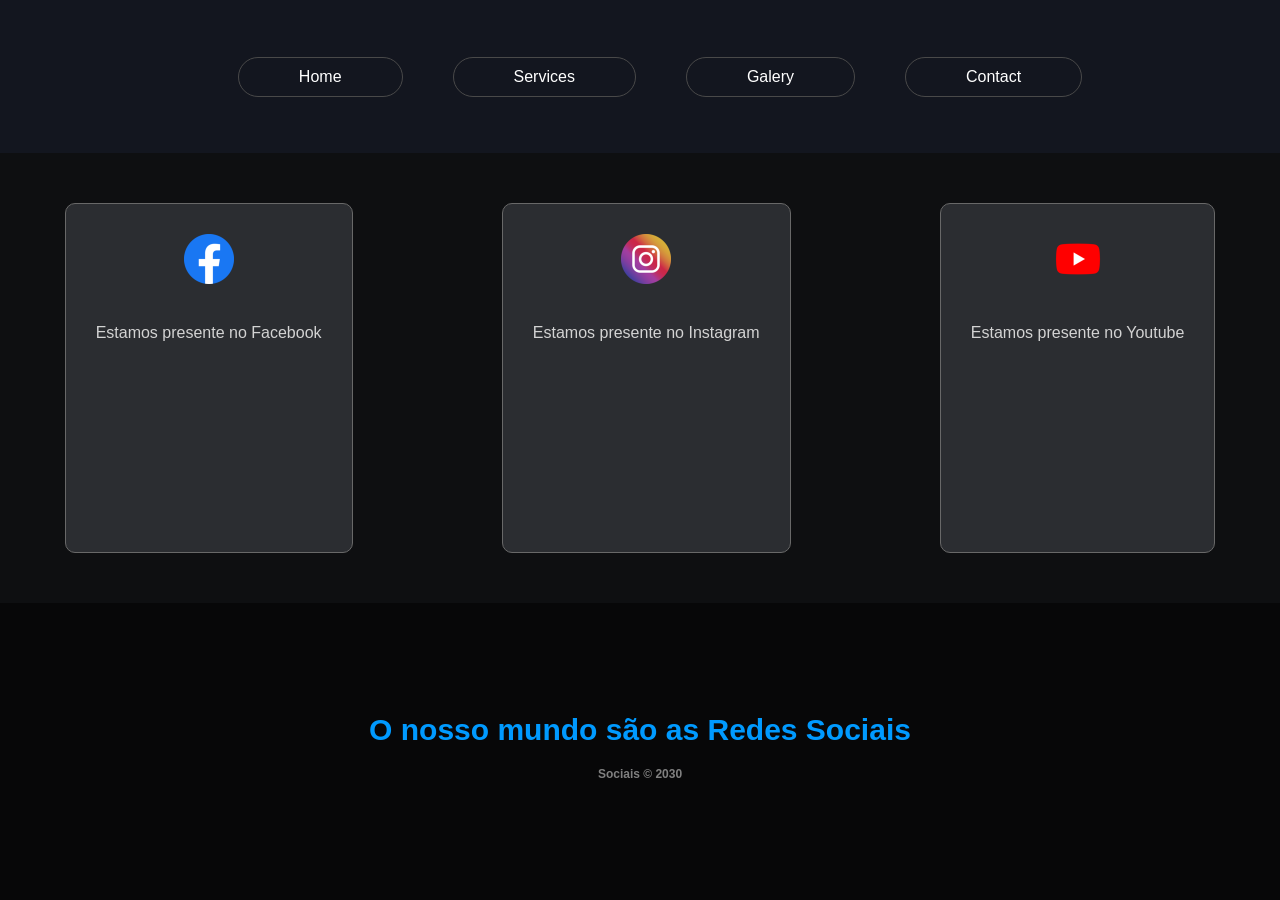
<file: Ex/Exercícios/001/Correção/index.html>
<!DOCTYPE html>
<html lang="pr-BR">

<head>
    <meta charset="UTF-8">
    <meta name="viewport" content="width=device-width, initial-scale=1.0">
    <title>Document</title>
    <link rel="stylesheet" href="./Styles/Style.css">
</head>

<body>
    
        <ul>
            <a href="#"><li>Home</li></a>
            <a href="#"><li>Services</li></a>
            <a href="#"><li>Galery</li></a>
            <a href="#"><li>Contact</li></a>
        </ul>


    <main>
        <div>
            <img src="imgs/Facebook.png" alt="Facebook">
            <p>Estamos presente no Facebook </p>
        </div>
        <div>
            <img src="imgs/Instagram.png" alt="Instagram">
            <p>Estamos presente no Instagram </p>
        </div>
        <div>
            <img src="imgs/Youtube.png" alt="Youtube">
            <p>Estamos presente no Youtube </p>
        </div>
    </main>
    <footer>
        <div>
            <h1>O nosso mundo são as Redes Sociais</h1>
            <p>Sociais  &#169; 2030</p>
        </div>
    </footer>
</body>

</html>
</file>
<file: Ex/Buckethead/Styles/Styles.css>
* {
    margin: 0;
    padding: 0;
    box-sizing: border-box;
    font-family: 'roboto', sans-serif;
    color: white;
    size: 100vh;
}
    .hidden {
        display: none;
    }
    .logo {
    width: 7rem;
}
    .Bucketheadprincipal {
    width: 50rem;    
}
:root {
    --color-primary: #cec153;
    --color-secundary: #475594;
    --color-black: #000000;
    --color-white: #ffffff;
    --color-texto-rodape: #000000;
}
body { 
    background: rgb(40,27,28);
    background: linear-gradient(39deg, rgba(40,27,28,1) 0%, rgba(14,0,175,1) 100%);
    background-size: 100vw;
    background-attachment: fixed;
    padding: 0 1.2rem;
}
header,
.hero-section,
.courses-section,
footer {
    border: solid #Fff;
    border-width: 0px 1px 1px;
    padding: 1.25rem;
}
header img {
    display: block;
    margin: 1rem auto;
}
header nav {
    display: grid;
    grid-template-columns: 1fr 1fr;
    margin: 1rem auto 0;
}
nav a {
    color: var(--color-white);
    font-size: 1.24rem;
    padding: 0.5rem;
    text-decoration: none;
}
header nav a:nth-child(2n - 1) {
    text-align: right;
}
.hero-section {
    padding-right: 0;
    padding-bottom: 16rem;
}
.hero-section img {
    display: block;
    padding-bottom: 1rem;
    max-width: 100%;
}
h1 {
    font-size: 3rem;
    line-height: 105%;
}
h2 {
    font-size:  2.5rem;
}
.hero-section p {
    font-size: 1.25rem;
    padding-right: 1.25rem;
}
.courses-section {
    padding-bottom: 8rem;
}
.cards {
    display:flex;
    flex-direction: column;
    align-items: start;
    gap: 1.25rem;
    margin-top: -8rem;
    margin-bottom: 4rem;
    margin-right: 1.5rem;
}
.card {
    background-color: var(--color-primary);
    border: 2px solid black;
    box-shadow: 4px 4px 0 black;
    max-width: 17rem;
    padding: 2rem 0 0 2rem;
}
.card:nth-child(2n) {
    align-self: end;
    background-color: var(--color-secundary);
}
.card strong {
    display: block;
    font-size: 1.5rem;
    margin:  1ren 0;
}
.card a {
    display: block;
    margin: 3rem 0 0 auto;
    width: fit-content;
}



/* detalhes letras e setas----------------------------- */
.hero-section .button {
    position: relative;
}
.hero-section .button::after {
    content: '';
    background: url("../Img/arrow-curve.svg");
    position: absolute;
    top: 5rem;
    right: -4rem;
    height: 48px;
    width: 132px;
}
.decoration {
    display: block;
    position: relative;
}
.decoration::after {
    content: '';
    background: url(../Img/three-dashes.svg);
    position: absolute;
    top: -0.75rem;
    height: 36px;
    width: 40px;
}
/* classes gerais ---------------------------------------------------------------- */
.button {
    background-color: var(--color-primary);
    border: 2px solid var(--color-black);
    box-shadow:  4px 4px 0 var(--color-black);
    color: var(--color-black);
    display: block;
    font-size: 1.25rem;
    padding: .75rem 1rem;
    max-width: 14rem;
    text-align: center;
    text-decoration: none;
    text-transform: uppercase;
}
.mt.1 {
    margin-top: 1rem;
}
.mt-2 {
    margin-top: 2rem;
}
.mb-1 { 
    margin-bottom: 1rem;
}
.mb-2 {
    margin-bottom: 2rem;
}
.mx-auto { 
    margin-left: auto;
    margin-right: auto;
}
.text-primary {
    color: var(--color-primary)
}
.text-center {
    text-align: center;
}
/* -------------------------------------------------------------------------- */
footer {
    border-bottom: 0;
    padding: 1rem 1.23 4rem;
    color: black
}
footer nav a {
    display: block;
    padding-left: 0;
}
.newsletterform label {
    display: block;
    font-size: 1.5rem;
}
.newsletterform input {
    border: 2px solid var(--color-black);
    box-shadow: 4px 4px 0px var(--color-texto-rodape);
    font-size: 1.5rem;
    padding: .5rem;
    width: 100%;
}

/* responsividade ------------------------------------------ */
@media screen and (min-width: 40rem) {
    header nav {
        display: block;
        text-align: center;
    }
    header .button {
        display: none;
    }
    .cards {
        flex-direction: row;
        flex-wrap: wrap;
        justify-content: center;
    }
    .card:nth-child(2n) {
        margin-top: 1rem;
    }
}
@media screen and (min-width: 48rem) {
    header div {
        display: flex;
        align-items: center;
        justify-content: space-between;
    }
    header,
    header img,
    header nav,
    header .button{
        margin: 0 auto;
    }
}
@media screen and (min-width: 72em) {
    body {
        padding: 0 20rem;
    }
    header {
        margin: 0 auto;

    }
    .container {
      display: flex;  
      align-items: center;
      margin: 0 auto;
      max-width: 79rem;
      padding-left: 10px;
    }
    .container .row-reverse {
        flex-direction: row-reverse;
    }
    .alinhamento {
        max-width: 70rem;
    }
    .about-colum {
        flex: 2;
    }
    .about-colum p {
        font-size: 1.25rem;
        max-width: 16rem;
    }
    footer{
        margin: 0 auto;
    }
    footer nav {
        flex: 1;

    }
    footer form input {
        max-width: 410px;
    }
    footer form .button {
        margin: 0;
        width: fit-content;
        justify-content: left;
    }
    .newsletterform {
        flex: 3;
    }
}
</file>
<file: Ex/Cordel Moderno/Styles/style.css>
@charset "UTF-8";

@import url('https://fonts.googleapis.com/css2?family=Passion+One&display=swap');

@import url('https://fonts.googleapis.com/css2?family=Sriracha&display=swap');

:root {
    --font1: verdana, geneva, tahoma, sans-serif;
    --font2: 'Passion One', cursive;
    --font3: 'Sriracha', cursive; 
}
* {
    margin: 0px;
    padding: 0px;
    text-decoration: none;
}
html, body{
    font-family: var(--font1);
    min-height: 100vh;
    background-color: darkgray;
}
header{
    color: aliceblue;
    background-color: black;
    text-align: center;
 }
header > h1 {
    font-size: 7vw;
    padding-top: 50px;
    font-variant: small-caps;
    font-family: var(--font2);
}
header > p {
    padding-bottom: 50px;
}
a {
    color: aliceblue;
    text-decoration: none;
    font-weight: bolder;
}
header a:hover, footer a:hover {
    text-decoration: underline;
    color: aqua;
}
section{
    font-family: var(--font3);
    padding-top: 10vh;
    padding-bottom: 10vh;
    line-height: 2em;
    padding-left: 30px;
    font-size: 3vw;
}
section > p {
    padding-bottom: 2em;
}
section.normal {
    background-color: aliceblue;
    color: black;
}
section.imagem{
    color: aliceblue;
    background-color: rgb(71, 71, 71);
    box-shadow: inset 6px 6px 13px 0px rgba(0, 0, 0, 0.301);
    background-size: cover;
    background-attachment: fixed;
}
section.imagem > p{ 
    background-color: rgba(0, 0, 0, 0.781);
    padding: 5px;
    display: inline-block;
    text-shadow: 2px 2px 5px black;
}
section#img01 {
    background-image: url('../imagens/background001.jpg');
    background-position: right center;
}
section#img02 { 
    background-image: url('../imagens/background002.jpg');
    background-position: right bottom;
}






footer {
    color: aliceblue;
    background-color: black;
    text-align: center;
    padding: 10px;
}
</file>
<file: Ex/Site Jazz - Copia/Styles/Styles.css>
* {
    margin: 0;
    padding: 0;
    box-sizing: border-box;
    font-family: 'roboto', sans-serif;
    color: white;
    size: 100vh;
}
    .logo {
    width: 7rem;
}
:root {
    --color-primary: #ED4D1B;
    --color-secundary: #ff9a3c;
    --color-black: #000000;
    --color-white: #ffffff;
    --color-texto-rodape: #000000;
}
body { 
    background: linear-gradient(78deg, #000333 0%, #131318 100%);
    padding: 0 1.2rem;
}
header,
.hero-section,
.courses-section,
footer {
    border: solid #Fff;
    border-width: 0px 1px 1px;
    padding: 1.25rem;
}
header img {
    display: block;
    margin: 1rem auto;
}
header nav {
    display: grid;
    grid-template-columns: 1fr 1fr;
    margin: 1rem auto 0;
}
nav a {
    color: var(--color-white);
    font-size: 1.24rem;
    padding: 0.5rem;
    text-decoration: none;
}
header nav a:nth-child(2n - 1) {
    text-align: right;
}
.hero-section {
    padding-right: 0;
    padding-bottom: 16rem;
}
.hero-section img {
    display: block;
    padding-bottom: 1rem;
    max-width: 100%;
}
h1 {
    font-size: 3rem;
    line-height: 105%;
}
h2 {
    font-size:  2.5rem;
}
.hero-section p {
    font-size: 1.25rem;
    padding-right: 1.25rem;
}
.courses-section {
    padding-bottom: 8rem;
}
.cards {
    display:flex;
    flex-direction: column;
    align-items: start;
    gap: 1.25rem;
    margin-top: -8rem;
    margin-bottom: 4rem;

    margin-right: 1.5rem;
}
.card {
    background-color: var(--color-primary);
    border: 2px solid black;
    box-shadow: 4px 4px 0 black;
    max-width: 17rem;
    padding: 2rem 0 0 2rem;
}
.card:nth-child(2n) {
    align-self: end;
    background-color: var(--color-secundary);
}
.card strong {
    display: block;
    font-size: 1.5rem;
    margin:  1ren 0;
}
.card a {
    display: block;
    margin: 3rem 0 0 auto;
    width: fit-content;
}



/* detalhes letras e setas----------------------------- */
.hero-section .button {
    position: relative;
}
.hero-section .button::after {
    content: '';
    background: url("../Img/arrow-curve.svg");
    position: absolute;
    top: 5rem;
    right: -4rem;
    height: 48px;
    width: 132px;
}
.decoration {
    display: block;
    position: relative;
}
.decoration::after {
    content: '';
    background: url(../Img/three-dashes.svg);
    position: absolute;
    top: -0.75rem;
    height: 36px;
    width: 40px;
}
/* classes gerais ---------------------------------------------------------------- */
.button {
    background-color: var(--color-primary);
    border: 2px solid var(--color-black);
    box-shadow:  4px 4px 0 var(--color-black);
    color: var(--color-black);
    display: block;
    font-size: 1.25rem;
    padding: .75rem 1rem;
    max-width: 14rem;
    text-align: center;
    text-decoration: none;
    text-transform: uppercase;
}
.mt.1 {
    margin-top: 1rem;
}
.mt-2 {
    margin-top: 2rem;
}
.mb-1 { 
    margin-bottom: 1rem;
}
.mb-2 {
    margin-bottom: 2rem;
}
.mx-auto { 
    margin-left: auto;
    margin-right: auto;
}
.text-primary {
    color: var(--color-primary)
}
.text-center {
    text-align: center;
}
/* -------------------------------------------------------------------------- */
footer {
    border-bottom: 0;
    padding: 1rem 1.23 4rem;
    color: black
}
footer nav a {
    display: block;
    padding-left: 0;
}
.newsletterform label {
    display: block;
    font-size: 1.5rem;
}
.newsletterform input {
    border: 2px solid var(--color-black);
    box-shadow: 4px 4px 0px var(--color-texto-rodape);
    font-size: 1.5rem;
    padding: .5rem;
    width: 100%;
}

/* responsividade ------------------------------------------ */
@media screen and (min-width: 40rem) {
    header nav {
        display: block;
        text-align: center;
    }
    /* header .button {
        display: none;
    } */
    .cards {
        flex-direction: row;
        flex-wrap: wrap;
        justify-content: center;
    }
    .card:nth-child(2n) {
        margin-top: 1rem;
    }
}
@media screen and (min-width: 48rem) {
    header div {
        display: flex;
        align-items: center;
        justify-content: space-between;
    }
    header,
    header img,
    header nav,
    header .button{
        margin: 0 auto;
    }
}
@media screen and (min-width: 72em) {
    body {
        padding: 0 20rem;
    }
    header {
        margin: 0 auto;

    }
    .container {
      display: flex;  
      align-items: center;
      margin: 0 auto;
      max-width: 79rem;
      padding-left: 10px;
    }
    .container .row-reverse {
        flex-direction: row-reverse;
    }
    .alinhamento {
        max-width: 70rem;
    }
    .about-colum {
        flex: 2;
    }
    .about-colum p {
        font-size: 1.25rem;
        max-width: 16rem;
    }
    footer{
        margin: 0 auto;
    }
    footer nav {
        flex: 1;

    }
    footer form input {
        max-width: 410px;
    }
    footer form .button {
        margin: 0;
        width: fit-content;
        justify-content: left;
    }
    .newsletterform {
        flex: 3;
    }
}
</file>
<file: Ex/Exercícios/001/Styles/Style.css>
* {
    margin: 0;
    padding: 0;
}

header {
    height: auto;
    background-color: rgb(33, 28, 46);
    color: aliceblue;
    padding: 50px;
}
header ul {
    display: flex;
    margin: 0 auto;
    list-style: none;
    justify-content: space-between;
    width: 50vw;
}
header li {
    border: 1px solid rgb(250, 248, 248);
    padding: 5px 30px;
    border-radius: 10px;
}
header a {
    color: aliceblue;
    text-decoration: none;
}

main {
    height: 50vh;
    padding: 50px 100px;
    display: flex;
    background-color: rgb(21, 17, 29);
    color: aliceblue;
    justify-content: space-around;
}
main div {
    height: 250px;
    width: 250px;
    border-radius: 10px;
    padding: 50px 25px;
    padding-bottom: 75px;
    border: 1px solid rgb(250, 248, 248);
    text-align: center;
}

footer {
    height: 20vh;
    background-color: rgb(11, 9, 15);
    color: aliceblue;
    padding: 25px 50px;
    text-align: center;
}
footer div{
    margin-top: 50px;
}
footer h1, p {
    height: auto;
    padding: 10px;
}
</file>
<file: Ex/Exercícios/002/style.css>
* {
    margin: 0;
    padding: 0;
}

body {
    height: 100vh;
    background-color: black;
}

header {
    display: flex;
    flex-flow: row nowrap;
    justify-content: center;
    background-color: orangered;
    color: white;
    padding: 20px;
}

main {
    display: flex;
    flex-flow: row nowrap;
    justify-content: center;
    align-items: stretch;
}

.left-sidebar {
    flex-grow: 2;
    text-align: center;
    background-color: rgb(0,132,255);
    color: white;
    pad: 20px;
    height: 500px;
}
.main-content {
    flex-grow: 6;
    text-align: center;
    background-color: rgb(91,39,160);
    color: white;
    padding: 20px;
}
.right-sidebar {
    flex-grow: 2;
    text-align: center;
    background-color: green;
    color: white;
    padding: 20px;
}

footer{
    display: flex;
    justify-content: center;
    background-color: rgb(255,0,212);
    color: white;
    padding: 20px;
}
</file>
<file: Ex/Exercícios/003/style.css>
body {
    font-family: Arial, Helvetica, sans-serif;
    font-size: 24px;
    font-weight: bold;
    margin: 0;
    padding: 0;
}

.wrapper {
    height: 100vh;
    background-color: white;
}

.container {
    height: 100vh;
    display: grid;
    grid-template-columns: 20% auto;
    grid-template-rows: 15% auto 15%;
    grid-template-areas: 
        "header header"
        "nav content"
        "footer footer"
    ;
    grid-gap: 5px;
}

header {
    grid-area: header;
    background-color: black;
    color: aliceblue;
    padding: 20px;
}

nav {
    grid-area: nav;
    background-color: gray;
    color: whitesmoke;
    padding: 20px;
}

article {
    grid-area: content;
    background-color: rgb(202, 202, 202);
    color: black;
    padding: 20px;
}

footer {
    grid-area: footer;
    background-color: black;
    color: aliceblue;
    padding: 20px;
}
</file>
<file: Ex/Exercícios/004/style.css>
* {
    margin: 0;
    padding: 0;
    font-family: Arial, Helvetica, sans-serif;
    border-radius: 3px;
}

.wrapper {
    height: 100vh;
    background-color: aliceblue;
}

.container {
    height: 100vh;
    display: grid;
    grid-template-columns: 25% auto;
    grid-template-rows: 20% auto 10%;
    grid-template-areas:
        "header header"
        "aside content"
        "footer footer"
    ;
    gap: 10px;
}

header {
    grid-area: header;
    background-color: rgb(39, 39, 97);
    color: aliceblue;
    padding: 20px;
}

aside {
    grid-area: aside;
    background-color: rgb(124, 124, 124);
    color: aliceblue;
    padding: 20px;
}

article {
    grid-area: content;
    display: grid;
    grid-template-columns: 20% auto 20%;
    background-color: rgb(71, 71, 71);
    color: aliceblue;
    padding: 20px;
    grid-gap: 5px ;
}

footer {
    grid-area: footer;
    background-color: rgb(39, 39, 97);
    color: aliceblue;
    padding: 20px;
}

article div {
    background-color: rgb(110, 110, 110);
    align-self: flex-end;
    height: 100px;
    padding: 20px;
}
</file>
<file: Ex/Exercícios/005/style.css>
* {
    margin: 0;
    padding: 0;
    font-family: Arial, Helvetica, sans-serif;
    font-size: 24px;
    font-weight: bold;
}

.wrapper {
    height: 100vh;
    background-color: white;
}

.container {
    display: grid;
    height: 100vh;
    grid-template-columns: 28% 28% 28% auto;
    grid-template-rows: 15% 20% auto 10%;
    grid-gap: 5px;
}

header {
    grid-column: 1 / 5;
    display: grid;
    background-color: rgb(75,0,75);
    color: white;
}
header div {
    justify-self: end;
    width: 80px;
    height: 60px;
    margin: auto 10px;
    padding: 10px;
    background-color: rgb(155,20,155);
    color: white;
}

section {
    grid-column: 1 / 4;
    background-color: white;
    display: grid;
    grid-template-columns: 1fr 1fr 1fr;
    grid-gap: 5px;
}
section div {
    padding: 10px;
    color: white;
}
section :nth-child(1) {
    background-color: rgb(38,6,182);
}
section :nth-child(2) {
    background-color: rgb(71,38,216);
}
section :nth-child(3) {
    background-color: rgb(87,60,240);
}

aside {
    grid-column: 4 / 5;
    grid-row: 2 / 4;
    background-color: rgb(47,72,217);
    color: white;
    padding: 10px;
}

article {
    grid-column: 1 / 4;
    grid-row: 3 / 4;
    background-color: rgb(125,125,238);
    padding: 10px;
    color: white;
}

footer {
    grid-column: 1 / 5;
    grid-row: 4 / 5;
    background-color: rgb(75,3,75);
    color: beige;
    padding: 10px;
}
</file>
<file: Ex/LandingPages/002/styles/style.css>
* {
    margin: 0;
    padding: 0;
    text-decoration: none;
    font-family: roboto, arial;
}

.logo {
    width 88px;
    height: 52px;
}

/* HEADER -------------------------- */
header {
    background-color: lightgray;
    width: 100vw;
    display: inline-flex;
    align-items: center;
}   
header img {
    padding-top: 5px;
}

header div{
    margin: 0 auto;
}
header #linkcenter {
    justify-content: space-between;
}
header #linkcenter a {
    padding-left: 10px;
}

/* ----------------------------------- */

.button {
    color: azure;
    background-color: brown;
    padding: 10px;
    border-radius: 10px;
}

/* ------------------------------------ */

main #mainsection {
    color: aliceblue;
    width: 100%;
    background-color: rgb(0, 0, 83);
    display: flex;
}
main {
    height: 100px;
}
main #textmain {
    text-align: center;
}
main span {
    color: rgb(255, 0, 0);
}
main p {
    margin-top: 30px;
    margin-bottom: 10px;
    max-width: 350px;
}
</file>
<file: Ex/Exercícios/001/Correção/Styles/Style.css>
body {
    margin: 0;
    padding: 0;
    font-family: Arial, Helvetica, sans-serif;
    background-color: rgb(7,7,8);
    height: 100vh;
}

ul {
    margin: 0;
    display: flex;
    flex-flow: row nowrap;
    justify-content: center;
    align-items: center;
    gap: 50px;
    background-color: rgb(19,22,31);
    height: 17%;
}
ul a {
    text-decoration: none;
    border: 1px solid rgb(73,73,73);
    list-style: none;
    border-radius: 50px;
    padding: 10px 60px;
    color: white;
}

ul a:hover {
    text-decoration: underline;
    background-color: rgb(72,72,78);
}

/* ---- */

main {
    display: flex;
    flex-flow: row nowrap;
    justify-content: space-around;
    align-items: stretch;
    gap: 20px;
    height: 50%;
    background-color: rgb(14,15,17);
    color: beige;
}
main > div {
    display: flex;
    flex-flow: column nowrap;
    align-items: center;
    background-color: rgb(43,45,49);
    padding: 30px;
    border: 1px solid rgb(104,104,104);
    border-radius: 10px;
    margin: 50px 0;
}
main > div > img {
    width: 50px;
}
main > div > p {
    margin-top: 40px;
    color: lightgray;
}
/* --------------------- */
footer {
    display: flex;
    flex-flow: column nowrap;
    justify-content: center;
    align-items: center;
    padding: 40px;
}
footer > div {
    color: rgb(0,154,255);
    font-size: 15px;
    font-weight: bold;
    margin-top: 50px;
}
footer > div > p {
    color: gray;
    font-size: 12px;
    margin-top: 12px;
    text-align: center;
}
</file>
